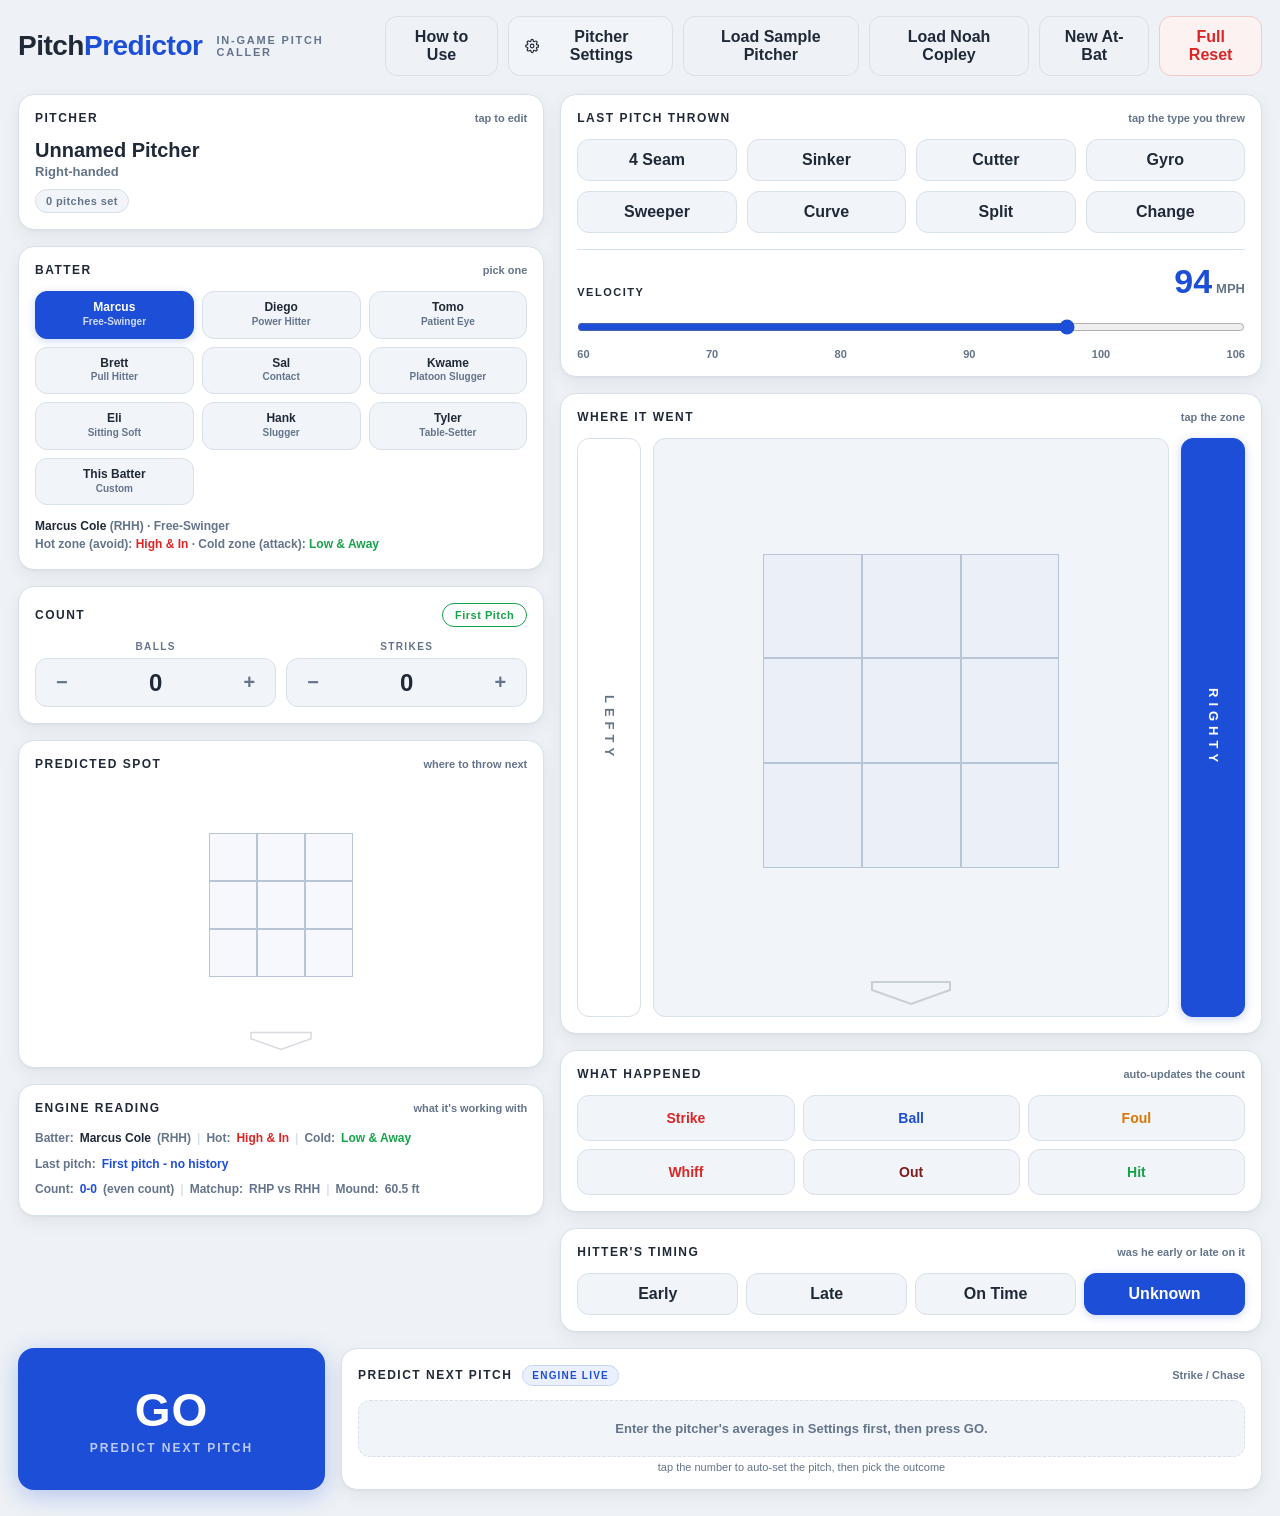
<file: index.html>
<!DOCTYPE html>
<html lang="en">
<head>
<meta charset="utf-8">
<meta name="viewport" content="width=device-width, initial-scale=1, maximum-scale=1, user-scalable=no, viewport-fit=cover">
<meta name="apple-mobile-web-app-capable" content="yes">
<meta name="apple-mobile-web-app-status-bar-style" content="default">
<meta name="theme-color" content="#eef2f6">
<title>Pitch Predictor</title>
<style>
  :root {
    --bg: #eef2f6;
    --panel: #ffffff;
    --panel-2: #f1f5f9;
    --line: #d8e0ea;
    --ink: #1f2937;
    --dim: #64748b;
    --accent: #1d4ed8;
    --accent-ink: #ffffff;
    --accent-soft: #eaf0ff;
    --chase: #d97706;
    --danger: #dc2626;
    --good: #16a34a;
    --radius: 16px;
    --shadow: 0 1px 2px rgba(15,23,42,.04), 0 6px 18px rgba(15,23,42,.06);
    --shadow-sm: 0 1px 2px rgba(15,23,42,.06);
  }
  * { box-sizing: border-box; -webkit-tap-highlight-color: transparent; }
  html, body {
    margin: 0; padding: 0; background: var(--bg); color: var(--ink);
    font-family: ui-rounded, "SF Pro Rounded", -apple-system, BlinkMacSystemFont, "Segoe UI", sans-serif;
    font-weight: 600;
    overscroll-behavior: none;
  }
  body { padding: env(safe-area-inset-top) env(safe-area-inset-right) env(safe-area-inset-bottom) env(safe-area-inset-left); }

  .wrap { max-width: 1400px; margin: 0 auto; padding: 16px 18px 26px; }

  header.bar { display: flex; align-items: center; gap: 14px; margin-bottom: 18px; }
  .logo { font-size: 28px; font-weight: 800; letter-spacing: -0.5px; color: var(--ink); }
  .logo b { color: var(--accent); }
  .subtitle { color: var(--dim); font-size: 11px; letter-spacing: 1.8px; text-transform: uppercase; font-weight: 700; }
  .bar-actions { margin-left: auto; display: flex; gap: 10px; }

  button {
    font: inherit; color: var(--ink); background: var(--panel-2);
    border: 1px solid var(--line); border-radius: 12px;
    padding: 11px 16px; cursor: pointer; transition: background .14s, border-color .14s, transform .06s, box-shadow .14s;
    font-weight: 700;
  }
  button:active { transform: scale(.97); }
  button:hover { border-color: #b8c5d6; }
  button.ghost { background: transparent; }
  button.on { background: var(--accent); color: var(--accent-ink); border-color: var(--accent); box-shadow: 0 2px 8px rgba(29,78,216,.22); }
  button.warn { color: var(--danger); border-color: #f3c9c5; background: #fdf2f2; }

  .grid-main { display: grid; grid-template-columns: minmax(320px, 6fr) minmax(400px, 8fr); gap: 16px; align-items: start; }
  .col { display: flex; flex-direction: column; gap: 16px; }

  .panel { background: var(--panel); border: 1px solid var(--line); border-radius: var(--radius); padding: 16px; box-shadow: var(--shadow); }
  .panel-head { display: flex; align-items: baseline; gap: 10px; margin-bottom: 14px; }
  .panel-title { font-size: 12px; letter-spacing: 1.5px; text-transform: uppercase; color: var(--ink); font-weight: 800; }
  .panel-hint { margin-left: auto; color: var(--dim); font-size: 11px; font-weight: 600; }
  .first-pitch { margin-left: auto; padding: 5px 12px; font-size: 11px; font-weight: 800; letter-spacing: .5px;
    border-radius: 999px; border: 1.5px solid var(--good); color: var(--good); background: transparent; cursor: pointer; }
  .first-pitch:hover { background: var(--good); color: #fff; }
  .sub-head { display: flex; align-items: flex-end; margin: 16px 0 0; padding-top: 14px; border-top: 1px solid var(--line); }
  .sub-head .panel-title { font-size: 11px; }

  /* ---- zone ---- */
  .zone-row { display: flex; gap: 12px; align-items: stretch; }
  .zone-stage { flex: 1; border: 1px solid var(--line); border-radius: 12px; padding: 10px; background: var(--panel-2); }
  .hand-rail {
    width: 64px; border-radius: 12px; border: 1px solid var(--line); background: var(--panel);
    display: flex; align-items: center; justify-content: center; cursor: pointer;
    writing-mode: vertical-rl; text-orientation: mixed; letter-spacing: 5px; font-size: 13px;
    text-transform: uppercase; color: var(--dim); font-weight: 800;
    transition: background .14s, color .14s, border-color .14s, box-shadow .14s;
  }
  .hand-rail:hover { border-color: #b8c5d6; }
  .hand-rail.on { background: var(--accent); color: var(--accent-ink); border-color: var(--accent); box-shadow: 0 2px 10px rgba(29,78,216,.25); }

  .zone-grid { display: grid; grid-template-columns: repeat(5, 1fr); grid-template-rows: repeat(5, 1fr); aspect-ratio: 1 / 1.06; gap: 0; position: relative; touch-action: none; }
  .zcell { border: 1px solid transparent; position: relative; }
  .zcell.inzone { border-color: #b8c5d6; background: rgba(29,78,216,.035); }
  .zone-dot {
    position: absolute; width: 22px; height: 22px; border-radius: 50%;
    background: #eab308; box-shadow: 0 0 0 3px rgba(234,179,8,.22);
    transform: translate(-50%, -50%); pointer-events: none; display: none; z-index: 3;
  }
  .zone-dot.show { display: block; }
  .plate { display: flex; justify-content: center; margin-top: 8px; }
  .plate svg { opacity: .35; }

  /* ---- velo ---- */
  .velo-head { display: flex; align-items: flex-end; }
  .velo-val { margin-left: auto; font-size: 34px; font-weight: 800; color: var(--accent); line-height: 1; transition: transform .15s; }
  .velo-val span { font-size: 13px; color: var(--dim); margin-left: 4px; font-weight: 700; }
  .velo-val.pulse { animation: veloPulse .55s ease-out; }
  @keyframes veloPulse {
    0%   { transform: scale(1);   background: var(--accent-soft); border-radius: 8px; padding: 2px 8px; }
    40%  { transform: scale(1.18); }
    100% { transform: scale(1);   background: transparent; padding: 2px 0; }
  }
  input[type=range] { width: 100%; margin: 12px 0 2px; accent-color: var(--accent); height: 34px; }
  .ticks { display: flex; justify-content: space-between; color: var(--dim); font-size: 11px; }

  /* ---- small panels row ---- */
  .row2 { display: grid; grid-template-columns: 1fr 1fr; gap: 16px; }
  .stepper { display: flex; gap: 10px; }
  .step-grp { flex: 1; text-align: center; }
  .step-lbl { font-size: 10px; letter-spacing: 1.4px; color: var(--dim); text-transform: uppercase; margin-bottom: 6px; font-weight: 800; }
  .step-ctl { display: flex; align-items: center; justify-content: space-between; background: var(--panel-2); border: 1px solid var(--line); border-radius: 12px; padding: 6px 10px; }
  .step-ctl button { background: none; border: none; padding: 6px 10px; font-size: 20px; color: var(--dim); box-shadow: none; }
  .step-ctl button:hover { color: var(--accent); }
  .step-ctl .num { font-size: 24px; font-weight: 800; min-width: 26px; color: var(--ink); }

  .seg { display: flex; gap: 8px; }
  .seg button { flex: 1; }

  /* ---- pitch type buttons ---- */
  .pt-grid { display: grid; grid-template-columns: repeat(4, 1fr); gap: 10px; }
  .pt-grid button { position: relative; }
  .pt-grid button.has-data { border-color: #b8c5d6; color: var(--accent); }
  .pt-grid button.has-data::after {
    content: ""; position: absolute; top: 7px; right: 8px; width: 6px; height: 6px;
    border-radius: 50%; background: var(--accent);
  }
  .pt-grid button.has-data.on { color: var(--accent-ink); }
  .pt-grid button.has-data.on::after { background: var(--accent-ink); opacity: .7; }

  /* ---- batter profile ---- */
  .batter-grid { display: grid; grid-template-columns: repeat(3, 1fr); gap: 8px; }
  .batter-grid button { padding: 9px 6px; font-size: 12px; line-height: 1.15; text-align: center; }
  .batter-grid button .bn { font-weight: 800; display: block; }
  .batter-grid button .ba { font-size: 10px; color: var(--dim); font-weight: 700; }
  .batter-grid button.on .ba { color: var(--accent-ink); opacity: .8; }
  /* ---- custom batter scratch profile ---- */
  .cust-lbl { font-size: 10px; letter-spacing: 1.3px; text-transform: uppercase; color: var(--dim); font-weight: 800; margin: 14px 0 7px; }
  .hot-picker { display: grid; grid-template-columns: repeat(3, 1fr); gap: 6px; }
  .hot-picker button { padding: 9px 4px; font-size: 11px; }
  .note-grid { display: grid; grid-template-columns: repeat(2, 1fr); gap: 6px; }
  .note-grid button { padding: 9px 8px; font-size: 11.5px; text-align: left; }
  .note-grid button.on { background: var(--accent); color: var(--accent-ink); border-color: var(--accent); }

  /* ---- saved batters ---- */
  .cust-memo { width: 100%; padding: 10px 12px; border: 1px solid var(--line); border-radius: 10px;
    background: var(--panel-2); font: inherit; font-size: 12px; font-weight: 600; color: var(--ink);
    resize: vertical; min-height: 60px; font-family: inherit; }
  .cust-memo:focus { outline: none; border-color: var(--accent); background: #fff; }
  .save-row { display: flex; gap: 8px; }
  .save-row input { flex: 1; }
  .save-btn { flex: 0 0 auto; padding: 10px 16px; font-size: 12px; font-weight: 800;
    background: var(--good); color: #fff; border: 1px solid var(--good); border-radius: 10px; cursor: pointer; }
  .save-btn:hover { opacity: .9; }
  .saved-batters { display: flex; flex-wrap: wrap; gap: 6px; margin-top: 10px; }
  .saved-chip { display: flex; align-items: center; gap: 6px; padding: 6px 8px 6px 12px;
    border-radius: 999px; border: 1px solid var(--line); background: var(--panel-2);
    font-size: 12px; font-weight: 700; color: var(--ink); cursor: pointer; }
  .saved-chip:hover { border-color: var(--accent); }
  .saved-chip.on { background: var(--accent); color: var(--accent-ink); border-color: var(--accent); }
  .saved-chip .x { width: 16px; height: 16px; border-radius: 50%; background: rgba(0,0,0,.1);
    display: flex; align-items: center; justify-content: center; font-size: 10px; font-weight: 800;
    border: none; cursor: pointer; color: inherit; opacity: .6; }
  .saved-chip .x:hover { opacity: 1; background: rgba(0,0,0,.2); }
  .saved-chip.on .x { background: rgba(255,255,255,.25); }

  /* ---- result buttons ---- */
  .result-grid { display: grid; grid-template-columns: repeat(3, 1fr); gap: 8px; }
  .result-grid button { padding: 14px 6px; font-size: 14px; font-weight: 800; transition: border-color .12s, transform .06s, box-shadow .12s; }
  .result-grid button[data-r="strike"] { color: var(--danger); }
  .result-grid button[data-r="whiff"] { color: var(--danger); }
  .result-grid button[data-r="ball"] { color: var(--accent); }
  .result-grid button[data-r="foul"] { color: var(--chase); }
  .result-grid button[data-r="out"] { color: #7f1d1d; }
  .result-grid button[data-r="hit"] { color: var(--good); }
  .result-grid button.on { border-width: 2px; box-shadow: 0 2px 12px rgba(15,23,42,.12); }
  .result-grid button.on[data-r="strike"] { background: #fff1f2; border-color: var(--danger); }
  .result-grid button.on[data-r="whiff"] { background: #fff1f2; border-color: var(--danger); }
  .result-grid button.on[data-r="ball"] { background: var(--accent-soft); border-color: var(--accent); }
  .result-grid button.on[data-r="foul"] { background: #fffbeb; border-color: var(--chase); }
  .result-grid button.on[data-r="out"] { background: #fef2f2; border-color: #7f1d1d; }
  .result-grid button.on[data-r="hit"] { background: #ecfdf5; border-color: var(--good); }

  /* count pulse when it changes */
  .num.pulse { animation: numPulse .5s ease-out; }
  @keyframes numPulse {
    0%   { transform: scale(1); color: var(--ink); }
    30%  { transform: scale(1.3); color: var(--accent); }
    100% { transform: scale(1); color: var(--ink); }
  }

  .batter-info { margin-top: 12px; font-size: 12px; color: var(--dim); font-weight: 700; line-height: 1.5; }
  .batter-info b { color: var(--ink); }
  .batter-info .hot { color: var(--danger); font-weight: 800; }
  .batter-info .cold { color: var(--good); font-weight: 800; }

  /* ---- table ---- */
  table { width: 100%; border-collapse: separate; border-spacing: 0 6px; }
  th { font-size: 10px; letter-spacing: 1.3px; color: var(--dim); text-transform: uppercase; text-align: center; font-weight: 800; padding-bottom: 4px; }
  th:first-child { text-align: left; padding-left: 10px; }
  td { background: var(--panel-2); border-top: 1px solid var(--line); border-bottom: 1px solid var(--line); text-align: center; padding: 0; }
  td:first-child { border-left: 1px solid var(--line); border-radius: 11px 0 0 11px; text-align: left; padding-left: 14px; font-size: 14px; }
  td:last-child { border-right: 1px solid var(--line); border-radius: 0 11px 11px 0; }
  tr.filled td:first-child { color: var(--accent); font-weight: 800; }
  tr.empty td:first-child { color: var(--dim); font-weight: 600; }
  tr.selected td { background: var(--accent-soft); border-color: #c7d4f7; }
  tr.selected td:first-child { box-shadow: inset 3px 0 0 var(--accent); }
  td input {
    width: 100%; background: none; border: none; color: var(--ink); font: inherit; text-align: center;
    padding: 13px 4px; font-size: 15px; font-weight: 700;
  }
  td input:focus { outline: none; background: var(--accent-soft); }
  td input::placeholder { color: #b8c5d6; }

  /* ---- recommendations ---- */
  .go-row { display: grid; grid-template-columns: minmax(180px, 3fr) 9fr; gap: 16px; margin-top: 16px; align-items: stretch; }
  #go {
    background: var(--accent); color: var(--accent-ink); border: none; border-radius: var(--radius);
    font-size: 46px; font-weight: 800; letter-spacing: 1px; display: flex; flex-direction: column;
    align-items: center; justify-content: center; gap: 4px;
    box-shadow: 0 6px 24px rgba(29,78,216,.28);
  }
  #go:active { transform: scale(.98); }
  #go small { font-size: 12px; font-weight: 700; letter-spacing: 2px; text-transform: uppercase; opacity: .7; }
  .badge { font-size: 10px; letter-spacing: 1.2px; padding: 4px 9px; border-radius: 999px; text-transform: uppercase; font-weight: 800; }
  .badge.demo { background: #fff4e0; color: var(--chase); border: 1px solid #f4d9a8; }
  .rec-list { display: flex; flex-direction: column; gap: 8px; }
  .rec-hint { font-size: 11px; color: var(--dim); text-align: center; padding: 4px 0 0; font-weight: 500; }
  .context-summary { font-size: 12px; font-weight: 600; color: var(--dim); line-height: 1.6; }
  .context-summary .cs-row { display: flex; gap: 6px; flex-wrap: wrap; }
  .context-summary .cs-row + .cs-row { margin-top: 6px; }
  .context-summary .cs-lbl { color: var(--dim); font-weight: 700; }
  .context-summary .cs-val { color: var(--ink); font-weight: 800; }
  .context-summary .cs-val.accent { color: var(--accent); }
  .context-summary .cs-val.danger { color: var(--danger); }
  .context-summary .cs-val.good { color: var(--good); }
  .context-summary .cs-sep { color: var(--line); }
  .rec {
    display: grid; grid-template-columns: 34px minmax(96px, 2fr) 3fr auto auto; align-items: center; gap: 12px;
    background: var(--panel-2); border: 1px solid var(--line); border-radius: 12px; padding: 12px 14px;
    cursor: pointer; transition: border-color .12s, box-shadow .12s;
  }
  .rec:hover { border-color: #b8c5d6; }
  .rec.open { border-color: var(--accent); box-shadow: 0 2px 12px rgba(29,78,216,.1); }
  .rec .rank { width: 26px; height: 26px; border-radius: 50%; border: 1px solid var(--line); display: flex; align-items: center; justify-content: center; font-size: 13px; color: var(--dim); background: var(--panel); cursor: pointer; transition: transform .1s, background .15s; flex-shrink: 0; font-family: inherit; padding: 0; }
  .rec .rank:hover { background: var(--accent-soft); border-color: var(--accent); color: var(--accent); transform: scale(1.15); }
  .rec .rank:active { transform: scale(0.95); }
  .rec.top .rank { border-color: var(--accent); color: var(--accent); background: var(--accent-soft); }
  .rec .type { font-size: 17px; font-weight: 800; }
  .rec .loc { color: var(--ink); font-size: 15px; }
  .rec .why { font-size: 10px; color: var(--dim); font-weight: 700; letter-spacing: .5px; opacity: 0; transition: opacity .12s; }
  .rec:hover .why { opacity: 1; }
  .rec.open .why { opacity: 1; color: var(--accent); }
  .tag { font-size: 11px; letter-spacing: 1.1px; font-weight: 800; padding: 5px 12px; border-radius: 999px; }
  .tag.strike { background: var(--accent-soft); color: var(--accent); border: 1px solid #c7d4f7; }
  .tag.chase { background: #fff4e0; color: var(--chase); border: 1px solid #f4d9a8; }
  .rec-detail { display: none; padding: 0 14px 14px 60px; }
  .rec.open + .rec-detail { display: block; }
  .rec-detail ul { margin: 0; padding-left: 18px; }
  .rec-detail li { font-size: 12px; font-weight: 600; color: var(--ink); line-height: 1.7; list-style: disc; }
  .rec-detail li .pos { color: var(--good); font-weight: 800; }
  .rec-detail li .neg { color: var(--danger); font-weight: 800; }
  .rec-detail .what { margin-top: 8px; font-size: 12px; font-weight: 700; color: var(--dim); line-height: 1.5; }
  .rec-detail .throw-btn { display: block; margin: 8px 0 10px; padding: 6px 16px; border: 1px solid var(--accent); background: var(--accent-soft); color: var(--accent); border-radius: 8px; font-size: 12px; font-weight: 700; cursor: pointer; font-family: inherit; transition: transform .1s; }
  .rec-detail .throw-btn:hover { transform: scale(1.03); }
  .rec-detail .throw-btn:active { transform: scale(0.97); }
  .rec-empty { color: var(--dim); font-size: 13px; padding: 20px; text-align: center; border: 1px dashed var(--line); border-radius: 12px; background: var(--panel-2); }
  .badge.live { background: var(--accent-soft); color: var(--accent); border: 1px solid #c7d4f7; }

  /* ---- output maps ---- */
  .maps-row { display: grid; grid-template-columns: 1fr 1fr; gap: 16px; margin-top: 16px; }
  .col .maps-row { margin-top: 0; }
  .mini-grid { display: grid; grid-template-columns: repeat(5, 1fr); grid-template-rows: repeat(5, 1fr); aspect-ratio: 1 / 1; max-width: 240px; margin: 4px auto 0; gap: 0; position: relative; }
  .mini-cell { border: 1px solid transparent; position: relative; }
  .mini-cell.inzone { border-color: #b8c5d6; background: rgba(29,78,216,.04); }
  .map-dots { position: absolute; inset: 0; pointer-events: none; z-index: 3; }
  .map-dot {
    position: absolute; width: 26px; height: 26px; border-radius: 50%;
    display: flex; align-items: center; justify-content: center; font-size: 13px; font-weight: 800; color: #fff;
    transform: translate(-50%, -50%);
  }
  .map-dot.last { background: #eab308; box-shadow: 0 0 0 3px rgba(234,179,8,.22); }
  .map-dot.strike { background: var(--accent); box-shadow: 0 0 0 3px rgba(29,78,216,.18); }
  .map-dot.chase { background: var(--chase); box-shadow: 0 0 0 3px rgba(217,119,6,.18); }
  .mini-plate { display: flex; justify-content: center; margin-top: 6px; }
  .mini-plate svg { opacity: .3; }

  /* ---- pitcher summary card ---- */
  .pitcher-card { cursor: pointer; }
  .pitcher-card:hover { border-color: #b8c5d6; }
  .pitcher-name { font-size: 20px; font-weight: 800; color: var(--ink); }
  .pitcher-sub { color: var(--dim); font-size: 13px; font-weight: 700; margin-top: 2px; }
  .pitcher-meta { margin-top: 10px; display: flex; gap: 8px; flex-wrap: wrap; }
  .chip { font-size: 11px; font-weight: 800; letter-spacing: .4px; padding: 5px 10px; border-radius: 999px; background: var(--panel-2); border: 1px solid var(--line); color: var(--dim); }
  .chip.set { background: var(--accent-soft); border-color: #c7d4f7; color: var(--accent); }
  .gear-btn { display: inline-flex; align-items: center; gap: 8px; }
  .gear-btn svg { width: 16px; height: 16px; }

  /* ---- settings modal ---- */
  .modal-overlay {
    position: fixed; inset: 0; z-index: 60; background: rgba(15,23,42,.45);
    display: flex; align-items: flex-start; justify-content: center;
    padding: 40px 16px; overflow-y: auto; -webkit-backdrop-filter: blur(3px); backdrop-filter: blur(3px);
  }
  .modal-overlay[hidden] { display: none; }
  .modal {
    background: var(--panel); border: 1px solid var(--line); border-radius: var(--radius);
    box-shadow: 0 24px 70px rgba(15,23,42,.28); width: 100%; max-width: 580px; padding: 20px 20px 18px;
  }
  .modal-head { display: flex; align-items: center; gap: 10px; margin-bottom: 16px; }
  .modal-head .gear { color: var(--accent); display: flex; }
  .modal-head .gear svg { width: 20px; height: 20px; }
  .modal-title { font-size: 15px; font-weight: 800; letter-spacing: .3px; color: var(--ink); }
  .modal-x { margin-left: auto; padding: 6px 12px; }
  .field { margin-bottom: 16px; }
  .field > label { display: block; font-size: 10px; letter-spacing: 1.4px; text-transform: uppercase; color: var(--dim); font-weight: 800; margin-bottom: 6px; }
  .field input.text {
    width: 100%; padding: 12px 14px; border: 1px solid var(--line); border-radius: 12px;
    background: var(--panel-2); font: inherit; font-weight: 700; color: var(--ink);
  }
  .field input.text:focus { outline: none; border-color: var(--accent); background: #fff; }
  .num-row { display: grid; grid-template-columns: 1fr 1fr; gap: 12px; }
  .num-field span { display: block; font-size: 10px; letter-spacing: 1.2px; text-transform: uppercase; color: var(--dim); font-weight: 800; margin-bottom: 6px; }
  .field-note { margin-top: 8px; font-size: 12px; font-weight: 700; color: var(--dim); line-height: 1.5; }
  .field-note b { color: var(--ink); }
  #closeSettings { width: 100%; background: var(--accent); color: var(--accent-ink); border-color: var(--accent); font-size: 15px; padding: 14px; box-shadow: 0 4px 14px rgba(29,78,216,.22); }
  #closeTutorial { width: 100%; background: var(--accent); color: var(--accent-ink); border-color: var(--accent); font-size: 15px; padding: 14px; box-shadow: 0 4px 14px rgba(29,78,216,.22); margin-top: 4px; }

  /* ---- tutorial ---- */
  .tut-step { display: flex; gap: 14px; margin-bottom: 16px; }
  .tut-num { flex: 0 0 28px; width: 28px; height: 28px; border-radius: 50%;
    background: var(--accent); color: var(--accent-ink); display: flex;
    align-items: center; justify-content: center; font-size: 13px; font-weight: 800; }
  .tut-body { font-size: 13px; font-weight: 600; color: var(--ink); line-height: 1.6; }
  .tut-body b { font-weight: 800; }
  .tut-note { font-size: 12px; font-weight: 600; color: var(--dim); line-height: 1.6;
    background: var(--panel-2); border: 1px solid var(--line); border-radius: 10px;
    padding: 12px 14px; margin-bottom: 16px; }

  @media (max-width: 900px) {
    .grid-main, .go-row, .row2, .maps-row { grid-template-columns: 1fr; }
    #go { padding: 22px; font-size: 38px; }
    .modal-overlay { padding: 20px 12px; }
  }
</style>
</head>
<body>
<div class="wrap">

  <header class="bar">
    <div class="logo">Pitch<b>Predictor</b></div>
    <div class="subtitle">In-Game Pitch Caller</div>
    <div class="bar-actions">
      <button class="ghost" id="openTutorial">How to Use</button>
      <button class="gear-btn" id="openSettings"><svg viewBox="0 0 24 24" fill="none" stroke="currentColor" stroke-width="2" stroke-linecap="round" stroke-linejoin="round"><circle cx="12" cy="12" r="3"/><path d="M19.4 15a1.65 1.65 0 0 0 .33 1.82l.06.06a2 2 0 1 1-2.83 2.83l-.06-.06a1.65 1.65 0 0 0-1.82-.33 1.65 1.65 0 0 0-1 1.51V21a2 2 0 0 1-4 0v-.09A1.65 1.65 0 0 0 9 19.4a1.65 1.65 0 0 0-1.82.33l-.06.06a2 2 0 1 1-2.83-2.83l.06-.06a1.65 1.65 0 0 0 .33-1.82 1.65 1.65 0 0 0-1.51-1H3a2 2 0 0 1 0-4h.09A1.65 1.65 0 0 0 4.6 9a1.65 1.65 0 0 0-.33-1.82l-.06-.06a2 2 0 1 1 2.83-2.83l.06.06a1.65 1.65 0 0 0 1.82.33H9a1.65 1.65 0 0 0 1-1.51V3a2 2 0 0 1 4 0v.09a1.65 1.65 0 0 0 1 1.51 1.65 1.65 0 0 0 1.82-.33l.06-.06a2 2 0 1 1 2.83 2.83l-.06.06a1.65 1.65 0 0 0-.33 1.82V9a1.65 1.65 0 0 0 1.51 1H21a2 2 0 0 1 0 4h-.09a1.65 1.65 0 0 0-1.51 1z"/></svg>Pitcher Settings</button>
      <button class="ghost" id="loadSample">Load Sample Pitcher</button>
      <button class="ghost" id="loadSample2">Load Noah Copley</button>
      <button class="ghost" id="newAtBat">New At-Bat</button>
      <button class="warn" id="fullReset">Full Reset</button>
    </div>
  </header>

  <div class="grid-main">
    <!-- LEFT COLUMN: the situation -->
    <div class="col">
      <section class="panel pitcher-card" id="pitcherCard">
        <div class="panel-head">
          <div class="panel-title">Pitcher</div>
          <div class="panel-hint">tap to edit</div>
        </div>
        <div class="pitcher-name" id="pitcherNameDisp">Unnamed Pitcher</div>
        <div class="pitcher-sub" id="pitcherHandDisp">Right-handed</div>
        <div class="pitcher-meta"><span class="chip" id="arsenalChip">0 pitches set</span></div>
      </section>

      <section class="panel" id="stepBatter">
        <div class="panel-head">
          <div class="panel-title">Batter</div>
          <div class="panel-hint">pick one</div>
        </div>
        <div class="batter-grid" id="batterGrid"></div>
        <div class="batter-info" id="batterInfo">Select a batter</div>

        <div class="custom-box" id="customBox" hidden>
          <div class="sub-head"><div class="panel-title">Custom Batter</div>
            <div class="panel-hint">clears on New At-Bat</div></div>

          <div class="cust-lbl">Bats</div>
          <div class="seg" id="custHand">
            <button data-hand="L">Lefty</button>
            <button data-hand="R" class="on">Righty</button>
          </div>

          <div class="cust-lbl">Where he does damage</div>
          <div class="hot-picker" id="hotPicker"></div>

          <div class="cust-lbl">Scouting notes &middot; each one changes the math</div>
          <div class="note-grid" id="noteGrid"></div>

          <div class="cust-lbl">Notes</div>
          <textarea class="cust-memo" id="custMemo" placeholder="Free-text notes on this batter. Not scored, just for you." rows="3"></textarea>

          <div class="cust-lbl">Save this batter for next time</div>
          <div class="save-row">
            <input class="text" type="text" id="saveName" placeholder="Batter name" autocomplete="off">
            <button class="save-btn" id="saveBatterBtn">Save</button>
          </div>
          <div class="saved-batters" id="savedBatters"></div>
        </div>
      </section>

      <section class="panel">
        <div class="panel-head">
          <div class="panel-title">Count</div>
          <button class="first-pitch" id="firstPitchBtn">First Pitch</button>
        </div>
        <div class="stepper">
          <div class="step-grp">
            <div class="step-lbl">Balls</div>
            <div class="step-ctl"><button data-c="balls" data-d="-1">&minus;</button><div class="num" id="balls">0</div><button data-c="balls" data-d="1">+</button></div>
          </div>
          <div class="step-grp">
            <div class="step-lbl">Strikes</div>
            <div class="step-ctl"><button data-c="strikes" data-d="-1">&minus;</button><div class="num" id="strikes">0</div><button data-c="strikes" data-d="1">+</button></div>
          </div>
        </div>
      </section>

      <section class="panel">
        <div class="panel-head">
          <div class="panel-title">Predicted Spot</div>
          <div class="panel-hint">where to throw next</div>
        </div>
        <div class="mini-grid" id="mapNext"></div>
        <div class="mini-plate"><svg width="70" height="20" viewBox="0 0 90 26"><path d="M6 2 H84 L84 10 L45 24 L6 10 Z" fill="none" stroke="#7c8b99" stroke-width="2"/></svg></div>
      </section>

      <section class="panel">
        <div class="panel-head">
          <div class="panel-title">Engine Reading</div>
          <div class="panel-hint">what it's working with</div>
        </div>
        <div class="context-summary" id="contextSummary"></div>
      </section>
    </div>

    <!-- RIGHT COLUMN: what just happened on the last pitch -->
    <div class="col">
      <section class="panel">
        <div class="panel-head">
          <div class="panel-title">Last Pitch Thrown</div>
          <div class="panel-hint">tap the type you threw</div>
        </div>
        <div class="pt-grid" id="ptGrid"></div>
        <div class="sub-head">
          <div class="panel-title">Velocity</div>
          <div class="velo-val" id="veloVal">94<span>MPH</span></div>
        </div>
        <input type="range" id="velo" min="60" max="106" step="1" value="94">
        <div class="ticks"><span>60</span><span>70</span><span>80</span><span>90</span><span>100</span><span>106</span></div>
      </section>

      <section class="panel">
        <div class="panel-head">
          <div class="panel-title">Where It Went</div>
          <div class="panel-hint">tap the zone</div>
        </div>
        <div class="zone-row">
          <div class="hand-rail" id="battLeft" data-hand="L">Lefty</div>
          <div class="zone-stage">
            <div class="zone-grid" id="zoneGrid"></div>
            <div class="plate">
              <svg width="90" height="26" viewBox="0 0 90 26"><path d="M6 2 H84 L84 10 L45 24 L6 10 Z" fill="none" stroke="#7c8b99" stroke-width="2"/></svg>
            </div>
          </div>
          <div class="hand-rail" id="battRight" data-hand="R">Righty</div>
        </div>
      </section>

      <section class="panel">
        <div class="panel-head">
          <div class="panel-title">What Happened</div>
          <div class="panel-hint">auto-updates the count</div>
        </div>
        <div class="result-grid" id="resultGrid">
          <button data-r="strike">Strike</button>
          <button data-r="ball">Ball</button>
          <button data-r="foul">Foul</button>
          <button data-r="whiff">Whiff</button>
          <button data-r="out">Out</button>
          <button data-r="hit">Hit</button>
        </div>
      </section>

      <section class="panel">
        <div class="panel-head">
          <div class="panel-title">Hitter's Timing</div>
          <div class="panel-hint">was he early or late on it</div>
        </div>
        <div class="seg" id="timing">
          <button data-t="early">Early</button>
          <button data-t="late">Late</button>
          <button data-t="ontime">On Time</button>
          <button data-t="unknown" class="on">Unknown</button>
        </div>
      </section>

    </div>
  </div>

  <div class="go-row">
    <button id="go">GO<small>predict next pitch</small></button>
    <section class="panel">
      <div class="panel-head">
        <div class="panel-title">Predict Next Pitch</div>
        <span class="badge demo" id="engineBadge">Awaiting Spec</span>
        <div class="panel-hint">Strike / Chase</div>
      </div>
      <div class="rec-list" id="recList">
        <div class="rec-empty">Set up your pitcher, pick a batter, then press GO.</div>
      </div>
      <div class="rec-hint">tap the number to auto-set the pitch, then pick the outcome</div>
    </section>
  </div>

</div>

<div class="modal-overlay" id="settingsModal" hidden>
  <div class="modal" role="dialog" aria-modal="true" aria-label="Pitcher Settings">
    <div class="modal-head">
      <span class="gear"><svg viewBox="0 0 24 24" fill="none" stroke="currentColor" stroke-width="2" stroke-linecap="round" stroke-linejoin="round"><circle cx="12" cy="12" r="3"/><path d="M19.4 15a1.65 1.65 0 0 0 .33 1.82l.06.06a2 2 0 1 1-2.83 2.83l-.06-.06a1.65 1.65 0 0 0-1.82-.33 1.65 1.65 0 0 0-1 1.51V21a2 2 0 0 1-4 0v-.09A1.65 1.65 0 0 0 9 19.4a1.65 1.65 0 0 0-1.82.33l-.06.06a2 2 0 1 1-2.83-2.83l.06-.06a1.65 1.65 0 0 0 .33-1.82 1.65 1.65 0 0 0-1.51-1H3a2 2 0 0 1 0-4h.09A1.65 1.65 0 0 0 4.6 9a1.65 1.65 0 0 0-.33-1.82l-.06-.06a2 2 0 1 1 2.83-2.83l.06.06a1.65 1.65 0 0 0 1.82.33H9a1.65 1.65 0 0 0 1-1.51V3a2 2 0 0 1 4 0v.09a1.65 1.65 0 0 0 1 1.51 1.65 1.65 0 0 0 1.82-.33l.06-.06a2 2 0 1 1 2.83 2.83l-.06.06a1.65 1.65 0 0 0-.33 1.82V9a1.65 1.65 0 0 0 1.51 1H21a2 2 0 0 1 0 4h-.09a1.65 1.65 0 0 0-1.51 1z"/></svg></span>
      <div class="modal-title">Pitcher Settings</div>
      <button class="ghost modal-x" id="settingsX">Close</button>
    </div>

    <div class="field">
      <label for="pitcherName">Pitcher Name</label>
      <input class="text" type="text" id="pitcherName" placeholder="e.g. John Doe" autocomplete="off">
    </div>

    <div class="field">
      <label>Pitcher Handedness</label>
      <div class="seg" id="pitchHand">
        <button data-hand="L">Left</button>
        <button data-hand="R" class="on">Right</button>
      </div>
    </div>

    <div class="field">
      <label>Mound Distance &middot; feet to the plate</label>
      <div class="seg" id="moundSeg">
        <button data-d="46">46</button>
        <button data-d="50">50</button>
        <button data-d="54">54</button>
        <button data-d="60.5" class="on">60.5</button>
      </div>
    </div>

    <div class="field">
      <label>Release Geometry &middot; drives the flight-time math</label>
      <div class="num-row">
        <div class="num-field">
          <span>Extension (ft)</span>
          <input class="text" type="number" id="extIn" min="3" max="8" step="0.1" value="6.0" inputmode="decimal">
        </div>
        <div class="num-field">
          <span>Release Height (ft)</span>
          <input class="text" type="number" id="relHIn" min="3" max="8" step="0.1" value="6.0" inputmode="decimal">
        </div>
      </div>
      <div class="field-note" id="physNote"></div>
    </div>

    <div class="field">
      <label>Average Movements &middot; set pregame</label>
      <table>
        <thead>
          <tr><th>Pitch</th><th>Velo</th><th>Vert</th><th>Horz</th></tr>
        </thead>
        <tbody id="avgBody"></tbody>
      </table>
    </div>

    <button id="closeSettings">Close Settings</button>
  </div>
</div>

<div class="modal-overlay" id="tutorialModal" hidden>
  <div class="modal" role="dialog" aria-modal="true" aria-label="How to Use">
    <div class="modal-head">
      <div class="modal-title">How to Use Pitch Predictor</div>
      <button class="ghost modal-x" id="tutorialX">Close</button>
    </div>

    <div class="tut-step">
      <div class="tut-num">1</div>
      <div class="tut-body">
        <b>Set up your pitcher.</b> Tap the Pitcher card or the gear button to open Settings.
        Enter your pitcher's name, handedness, mound distance, and release height/extension.
        Then fill in the averages table: Velo, Vert (IVB), and Horz for each pitch he throws.
        Or press <b>Load Sample Pitcher</b> to see how it works.
      </div>
    </div>

    <div class="tut-step">
      <div class="tut-num">2</div>
      <div class="tut-body">
        <b>Pick the batter.</b> Tap one of the 9 preset batters, or choose <b>Custom</b>
        to build a profile from scratch. For a custom batter, set his handedness,
        tap where he does damage (the hot zone picker), toggle any scouting notes
        that apply, and write a memo. Press <b>Save</b> to store him for next time,
        then click his chip to reload him instantly when he's up again.
      </div>
    </div>

    <div class="tut-step">
      <div class="tut-num">3</div>
      <div class="tut-body">
        <b>Set the count.</b> Use the + and &minus; buttons for Balls and Strikes.
        Or just use the <b>What Happened</b> buttons (Strike, Ball, Foul, Whiff, Out, Hit)
        after each pitch, they update the count for you. Press <b>First Pitch</b>
        to jump to 0-0 and get an opening call driven by the batter's profile.
      </div>
    </div>

    <div class="tut-step">
      <div class="tut-num">4</div>
      <div class="tut-body">
        <b>Mark the pitch you just threw.</b> Tap the pitch type, set the velocity slider,
        and tap the zone grid to show where it went. Then set the hitter's timing
        (Early, Late, On Time, or Unknown). The engine uses all of this to pick
        what to throw next.
      </div>
    </div>

    <div class="tut-step">
      <div class="tut-num">5</div>
      <div class="tut-body">
        <b>Press GO.</b> The engine ranks your top 5 pitches by score, with the
        location and whether it's a Strike or Chase pitch. The <b>Predicted Spot</b>
        map shows numbered dots where each pitch should go.
        <b>Tap any recommendation</b> to see why it ranked there, every scoring
        factor and point value, plus what the pitch is designed to do.
      </div>
    </div>

    <div class="tut-step">
      <div class="tut-num">6</div>
      <div class="tut-body">
        <b>Check the Engine Reading.</b> The panel below the Predicted Spot map
        shows everything the engine is working with: the batter's profile, the
        last pitch data (including flight time and perceived velocity from the
        physics engine), and the current matchup.
      </div>
    </div>

    <div class="tut-note">
      The engine is a deterministic calculator, not an AI. It uses real ball-flight
      physics (flight time, commit-point tunneling, vertical approach angle,
      perceived velocity) plus your inputs to score every pitch. Same inputs
      always give the same recommendation.
    </div>

    <button id="closeTutorial">Got it</button>
  </div>
</div>

<script>
"use strict";

const PITCH_TYPES = ["4 Seam", "Sinker", "Cutter", "Gyro", "Sweeper", "Curve", "Split", "Change"];

/* 9 preset batter profiles (same archetypes as the Pitch Predictor Sim).
   hot = the batter's power zone in {vertical, horizontal} from the batter's
   perspective. The engine avoids pitching there and attacks the opposite. */
const BATTERS = [
  { name: "Marcus Cole",   hand: "R", arch: "Free-Swinger",  hot: { v: "high", h: "close" } },
  { name: "Diego Reyes",   hand: "R", arch: "Power Hitter",  hot: { v: "mid",  h: "close" } },
  { name: "Tomo Nakamura", hand: "L", arch: "Patient Eye",   hot: { v: "mid",  h: "mid"   } },
  { name: "Brett Hogan",   hand: "R", arch: "Pull Hitter",   hot: { v: "high", h: "close" } },
  { name: "Sal Martinez",  hand: "L", arch: "Contact",       hot: { v: "mid",  h: "mid"   } },
  { name: "Kwame Adeyemi", hand: "R", arch: "Platoon Slugger", hot: { v: "mid",  h: "far"  } },
  { name: "Eli Brooks",    hand: "L", arch: "Sitting Soft",  hot: { v: "low",  h: "far"   } },
  { name: "Hank Olson",    hand: "R", arch: "Slugger",       hot: { v: "mid",  h: "close" } },
  { name: "Tyler Quinn",   hand: "L", arch: "Table-Setter",  hot: { v: "low",  h: "far"   } },
];
/* The blank slot: a scratch profile you fill in for the hitter standing there.
   Every toggle below is read by the engine, so nothing here is decoration. */
const CUSTOM_IDX = BATTERS.length;
const BATTER_NOTES = [
  { id: "chaseHigh",    label: "Chases high" },
  { id: "chaseLow",     label: "Chases low" },
  { id: "chaseAway",    label: "Chases away" },
  { id: "chaseIn",      label: "Chases inside" },
  { id: "lateVelo",     label: "Late on velo" },
  { id: "outFront",     label: "Out front / early" },
  { id: "sitsFastball", label: "Sitting fastball" },
  { id: "sitsSoft",     label: "Sitting soft" },
  { id: "weakBreaking", label: "Weak vs breaking" },
  { id: "pullHappy",    label: "Pull happy" },
  { id: "patient",      label: "Patient on 0-0" },
  { id: "firstSwing",   label: "Hacks at pitch 1" },
];
function blankCustom() {
  const notes = {};
  BATTER_NOTES.forEach(n => { notes[n.id] = false; });
  return { name: "This Batter", hand: "R", arch: "Custom", hot: { v: "mid", h: "mid" }, notes, memo: "", tendencies: {} };
}
function activeBatter() {
  if (state.batterIdx === CUSTOM_IDX) return state.custom;
  const b = BATTERS[state.batterIdx] || null;
  if (b && state.presetTendencies[state.batterIdx]) {
    return Object.assign({}, b, { tendencies: state.presetTendencies[state.batterIdx] });
  }
  return b;
}

function oppZone(z) {
  if (z === "high") return "low";
  if (z === "low") return "high";
  if (z === "close") return "far";
  if (z === "far") return "close";
  return "mid";
}
function zoneLabel(v, h) {
  const V = { high: "High", mid: "Mid", low: "Low" }[v];
  const H = { close: "In", mid: "Middle", far: "Away" }[h];
  if (v === "mid" && h === "mid") return "Middle-Middle";
  if (h === "mid") return V;
  if (v === "mid") return H;
  return V + " & " + H;
}

const state = {
  batterHand: "R",
  pitcherHand: "R",
  pitcherName: "",
  batterIdx: 0,
  timing: "unknown",
  lastPitchType: null,
  velo: 94,
  balls: 0,
  strikes: 0,
  lastLoc: null,            // {x, y} on the 5x5 grid in fractional cell units (0..5), free placement
  averages: {},             // pitchType -> {velo, vert, horz}
  mound: 60.5,              // ft from the rubber to the front of the plate
  ext: 6.0,                 // release extension in ft toward the plate
  relH: 6.0,                // release height in ft
  custom: null,             // blank per-batter profile, cleared on New At-Bat
  savedBatters: [],          // user-saved batter profiles, persist across sessions
  pitchHistory: [],          // [{type, velo, loc, result, timing}] for current at-bat
  lastResult: null,          // result of the most recent pitch: strike/ball/foul/whiff/out/hit
  presetTendencies: {},      // auto-learned tendencies for preset batters: {batterIdx: {noteId: evidenceCount}}
  recommendations: []
};

PITCH_TYPES.forEach(p => { state.averages[p] = { velo: null, vert: null, horz: null }; });

/* ---------------- persistence ---------------- */
const STORE_KEY = "pitchcall.v1";
function save() {
  try {
    localStorage.setItem(STORE_KEY, JSON.stringify({
      averages: state.averages, pitcherHand: state.pitcherHand, batterHand: state.batterHand,
      pitcherName: state.pitcherName, batterIdx: state.batterIdx,
      mound: state.mound, ext: state.ext, relH: state.relH,
      savedBatters: state.savedBatters,
      presetTendencies: state.presetTendencies
    }));
  } catch (e) { /* private browsing */ }
}
function load() {
  try {
    const raw = localStorage.getItem(STORE_KEY);
    if (!raw) return;
    const d = JSON.parse(raw);
    if (d.averages) Object.keys(state.averages).forEach(k => { if (d.averages[k]) state.averages[k] = d.averages[k]; });
    if (d.pitcherHand) state.pitcherHand = d.pitcherHand;
    if (d.batterHand) state.batterHand = d.batterHand;
    if (typeof d.pitcherName === "string") state.pitcherName = d.pitcherName;
    if (typeof d.batterIdx === "number" && d.batterIdx >= 0 && d.batterIdx <= BATTERS.length) state.batterIdx = d.batterIdx;
    if (typeof d.mound === "number" && d.mound >= 30 && d.mound <= 70) state.mound = d.mound;
    if (typeof d.ext === "number" && d.ext >= 2 && d.ext <= 9) state.ext = d.ext;
    if (typeof d.relH === "number" && d.relH >= 2 && d.relH <= 9) state.relH = d.relH;
    if (Array.isArray(d.savedBatters)) state.savedBatters = d.savedBatters;
    if (d.presetTendencies && typeof d.presetTendencies === "object") state.presetTendencies = d.presetTendencies;
  } catch (e) { /* corrupt */ }
}

/* ---------------- zone grid ----------------
   5x5 grid. Inner 3x3 (cols/rows 1..3) is the rulebook strike zone.
   The outer ring is the chase/shadow region off the plate.
   Column index increases left-to-right from the catcher's view.
-------------------------------------------- */
const zoneGrid = document.getElementById("zoneGrid");
for (let row = 0; row < 5; row++) {
  for (let col = 0; col < 5; col++) {
    const cell = document.createElement("div");
    cell.className = "zcell" + (row >= 1 && row <= 3 && col >= 1 && col <= 3 ? " inzone" : "");
    zoneGrid.appendChild(cell);
  }
}
const zoneDot = document.createElement("div");
zoneDot.className = "zone-dot";
zoneGrid.appendChild(zoneDot);

function clamp(v, a, b) { return Math.max(a, Math.min(b, v)); }
function setLocFromEvent(e) {
  const rect = zoneGrid.getBoundingClientRect();
  const x = clamp((e.clientX - rect.left) / rect.width * 5, 0, 5);
  const y = clamp((e.clientY - rect.top) / rect.height * 5, 0, 5);
  state.lastLoc = { x, y };
  renderZone();
}
let dragging = false;
zoneGrid.addEventListener("pointerdown", e => {
  dragging = true; try { zoneGrid.setPointerCapture(e.pointerId); } catch (err) {}
  setLocFromEvent(e);
});
zoneGrid.addEventListener("pointermove", e => { if (dragging) setLocFromEvent(e); });
zoneGrid.addEventListener("pointerup", () => { dragging = false; });
zoneGrid.addEventListener("pointercancel", () => { dragging = false; });

function renderZone() {
  if (state.lastLoc) {
    zoneDot.classList.add("show");
    zoneDot.style.left = (state.lastLoc.x / 5 * 100) + "%";
    zoneDot.style.top = (state.lastLoc.y / 5 * 100) + "%";
  } else {
    zoneDot.classList.remove("show");
  }
  
}

/* ---------------- pitch type buttons ---------------- */
const ptGrid = document.getElementById("ptGrid");
PITCH_TYPES.forEach(p => {
  const b = document.createElement("button");
  b.textContent = p;
  b.dataset.pt = p;
  b.addEventListener("click", () => {
    state.lastPitchType = p;
    const avgVelo = state.averages[p] && state.averages[p].velo;
    if (avgVelo != null && !Number.isNaN(avgVelo)) setVelo(avgVelo, { fromAvg: true });
    renderPitchTypes();
  });
  ptGrid.appendChild(b);
});
function renderPitchTypes() {
  [...ptGrid.children].forEach(b => {
    b.classList.toggle("on", b.dataset.pt === state.lastPitchType);
    const a = state.averages[b.dataset.pt];
    b.classList.toggle("has-data", a && a.velo != null);
  });
  // highlight the selected pitch's row in the averages table
  [...avgBody.children].forEach(tr => {
    tr.classList.toggle("selected", tr.dataset.pitch === state.lastPitchType);
  });
  
}

/* ---------------- batter profile ---------------- */
const batterGrid = document.getElementById("batterGrid");
const batterInfo = document.getElementById("batterInfo");
BATTERS.forEach((b, i) => {
  const btn = document.createElement("button");
  btn.dataset.bi = i;
  btn.innerHTML = '<span class="bn"></span><span class="ba"></span>';
  btn.querySelector(".bn").textContent = b.name.split(" ")[0];
  btn.querySelector(".ba").textContent = b.arch;
  btn.addEventListener("click", () => {
    state.batterIdx = i;
    state.batterHand = b.hand;           // sync the matchup hand to the preset batter
    renderBatterGrid();
    renderBatterHand();
    renderBatterInfo();
    save();
  });
  batterGrid.appendChild(btn);
});
const customBtn = document.createElement("button");
customBtn.dataset.bi = CUSTOM_IDX;
customBtn.innerHTML = '<span class="bn">This Batter</span><span class="ba">Custom</span>';
customBtn.addEventListener("click", () => {
  state.batterIdx = CUSTOM_IDX;
  if (!state.custom) state.custom = blankCustom();
  state.batterHand = state.custom.hand;
  renderBatterGrid();
  renderBatterHand();
  renderBatterInfo();
  save();
});
batterGrid.appendChild(customBtn);
function renderBatterGrid() {
  [...batterGrid.children].forEach(b => b.classList.toggle("on", +b.dataset.bi === state.batterIdx));
}

/* ---------------- custom batter scratch profile ---------------- */
const customBox = document.getElementById("customBox");
const hotPicker = document.getElementById("hotPicker");
const noteGrid = document.getElementById("noteGrid");
const custHand = document.getElementById("custHand");
const HOT_OPTIONS = [];
["high", "mid", "low"].forEach(v => ["close", "mid", "far"].forEach(h => HOT_OPTIONS.push({ v, h })));
HOT_OPTIONS.forEach(opt => {
  const btn = document.createElement("button");
  btn.textContent = zoneLabel(opt.v, opt.h);
  btn.dataset.v = opt.v;
  btn.dataset.h = opt.h;
  btn.addEventListener("click", () => {
    if (!state.custom) state.custom = blankCustom();
    state.custom.hot = { v: opt.v, h: opt.h };
    renderCustomBox();
    renderBatterInfo();
  });
  hotPicker.appendChild(btn);
});
BATTER_NOTES.forEach(n => {
  const btn = document.createElement("button");
  btn.textContent = n.label;
  btn.dataset.note = n.id;
  btn.addEventListener("click", () => {
    if (!state.custom) state.custom = blankCustom();
    state.custom.notes[n.id] = !state.custom.notes[n.id];
    renderBatterInfo();
  });
  noteGrid.appendChild(btn);
});
custHand.addEventListener("click", e => {
  const b = e.target.closest("button");
  if (!b) return;
  if (!state.custom) state.custom = blankCustom();
  state.custom.hand = b.dataset.hand;
  state.batterHand = b.dataset.hand; // sync the matchup hand, same as preset batters
  renderCustomBox();
  renderBatterHand();
  renderBatterInfo();
});

/* ---------------- saved batters ---------------- */
const custMemo = document.getElementById("custMemo");
const saveNameInput = document.getElementById("saveName");
const saveBatterBtn = document.getElementById("saveBatterBtn");
const savedBattersEl = document.getElementById("savedBatters");

custMemo.addEventListener("input", () => {
  if (!state.custom) state.custom = blankCustom();
  state.custom.memo = custMemo.value;
});

saveBatterBtn.addEventListener("click", () => {
  if (!state.custom) state.custom = blankCustom();
  const name = saveNameInput.value.trim();
  if (!name) { saveNameInput.focus(); return; }
  // overwrite if same name exists, otherwise add
  const existing = state.savedBatters.findIndex(b => b.name.toLowerCase() === name.toLowerCase());
  const profile = {
    name,
    hand: state.custom.hand,
    arch: "Custom",
    hot: Object.assign({}, state.custom.hot),
    notes: Object.assign({}, state.custom.notes),
    memo: state.custom.memo || "",
    tendencies: Object.assign({}, state.custom.tendencies || {})
  };
  if (existing >= 0) state.savedBatters[existing] = profile;
  else state.savedBatters.push(profile);
  save();
  renderSavedBatters();
  saveNameInput.value = "";
});

function loadSavedBatter(idx) {
  const s = state.savedBatters[idx];
  if (!s) return;
  state.custom = {
    name: s.name, hand: s.hand, arch: "Custom",
    hot: Object.assign({}, s.hot),
    notes: Object.assign({}, BATTER_NOTES.reduce((o, n) => { o[n.id] = !!s.notes[n.id]; return o; }, {})),
    memo: s.memo || "",
    tendencies: Object.assign({}, s.tendencies || {})
  };
  state.batterHand = s.hand;
  state.batterIdx = CUSTOM_IDX;
  renderCustomBox();
  renderBatterHand();
  renderBatterInfo();
}

function renderSavedBatters() {
  savedBattersEl.innerHTML = "";
  state.savedBatters.forEach((s, i) => {
    const chip = document.createElement("div");
    chip.className = "saved-chip";
    if (state.custom && state.custom.name === s.name) chip.classList.add("on");
    chip.innerHTML = '<span class="nm"></span><button class="x" title="Delete">&times;</button>';
    chip.querySelector(".nm").textContent = s.name;
    chip.addEventListener("click", e => {
      if (e.target.classList.contains("x")) return;
      loadSavedBatter(i);
    });
    chip.querySelector(".x").addEventListener("click", e => {
      e.stopPropagation();
      state.savedBatters.splice(i, 1);
      save();
      renderSavedBatters();
    });
    savedBattersEl.appendChild(chip);
  });
}

function renderCustomBox() {
  customBox.hidden = state.batterIdx !== CUSTOM_IDX;
  if (state.batterIdx !== CUSTOM_IDX) return;
  if (!state.custom) state.custom = blankCustom();
  const c = state.custom;
  [...custHand.children].forEach(b => b.classList.toggle("on", b.dataset.hand === c.hand));
  [...hotPicker.children].forEach(b => b.classList.toggle("on", b.dataset.v === c.hot.v && b.dataset.h === c.hot.h));
  [...noteGrid.children].forEach(b => b.classList.toggle("on", !!c.notes[b.dataset.note]));
  custMemo.value = c.memo || "";
  saveNameInput.value = c.name && c.name !== "This Batter" ? c.name : "";
  renderSavedBatters();
}

function renderBatterInfo() {
  const b = activeBatter();
  renderCustomBox();
  if (!b) { batterInfo.innerHTML = "Select a batter";  return; }
  const hot = b.hot, cold = { v: oppZone(hot.v), h: oppZone(hot.h) };
  if (state.batterIdx === CUSTOM_IDX) {
    const noteCount = BATTER_NOTES.filter(n => b.notes[n.id]).length;
    batterInfo.innerHTML =
      '<b>This Batter</b> (' + b.hand + 'HH) &middot; Custom<br>' +
      'Hot zone (avoid): <span class="hot">' + zoneLabel(hot.v, hot.h) + '</span> &middot; ' +
      'Cold zone (attack): <span class="cold">' + zoneLabel(cold.v, cold.h) + '</span>' +
      (noteCount ? ' &middot; ' + noteCount + ' scouting note' + (noteCount === 1 ? "" : "s") + ' active' : '');
    
    return;
  }
  batterInfo.innerHTML =
    '<b>' + b.name + '</b> (' + b.hand + 'HH) &middot; ' + b.arch + '<br>' +
    'Hot zone (avoid): <span class="hot">' + zoneLabel(hot.v, hot.h) + '</span> &middot; ' +
    'Cold zone (attack): <span class="cold">' + zoneLabel(cold.v, cold.h) + '</span>';
  
}

/* ---------------- averages table ---------------- */
const avgBody = document.getElementById("avgBody");
function buildTable() {
  avgBody.innerHTML = "";
  PITCH_TYPES.forEach(p => {
    const tr = document.createElement("tr");
    tr.dataset.pitch = p;
    const nameTd = document.createElement("td");
    nameTd.textContent = p;
    tr.appendChild(nameTd);
    ["velo", "vert", "horz"].forEach(field => {
      const td = document.createElement("td");
      const input = document.createElement("input");
      input.type = "text";
      input.inputMode = "numbers-and-punctuation";
      input.placeholder = "\u2014";
      input.value = formatField(state.averages[p][field], field);
      input.addEventListener("input", () => {
        const v = parseField(input.value);
        state.averages[p][field] = v;
        markRow(tr, p);
        renderPitchTypes(); // update pitch-button has-data state live
        updatePitcherCard();
        save();
      });
      input.addEventListener("blur", () => { input.value = formatField(state.averages[p][field], field); });
      td.appendChild(input);
      tr.appendChild(td);
    });
    markRow(tr, p);
    avgBody.appendChild(tr);
  });
  renderPitchTypes(); // refresh button data-state after table rebuild
}
function markRow(tr, p) {
  const a = state.averages[p];
  const filled = a.velo != null;
  tr.classList.toggle("filled", filled);
  tr.classList.toggle("empty", !filled);
}
function parseField(str) {
  const s = String(str).trim().replace(/^\+/, "");
  if (s === "" || s === "\u2014" || s === "-") return null;
  const n = Number(s);
  return Number.isFinite(n) ? n : null;
}
function formatField(v, field) {
  if (v == null) return "";
  if (field === "velo") return String(v);
  return (v > 0 ? "+" : "") + v;
}

/* ---------------- velocity ---------------- */
const veloInput = document.getElementById("velo");
const veloVal = document.getElementById("veloVal");
function setVelo(v, opts) {
  const n = Number(v);
  if (!Number.isFinite(n)) return; // never let a bad value snap the slider to its min
  state.velo = Math.max(+veloInput.min, Math.min(+veloInput.max, Math.round(n)));
  veloInput.value = state.velo;
  veloVal.innerHTML = state.velo + "<span>MPH</span>";
  if (opts && opts.fromAvg) {
    veloVal.classList.remove("pulse");
    void veloVal.offsetWidth; // restart animation
    veloVal.classList.add("pulse");
  }
}
veloInput.addEventListener("input", () => { setVelo(+veloInput.value);  });

/* ---------------- handedness ---------------- */
const battRight = document.getElementById("battRight");
const battLeft = document.getElementById("battLeft");
[battRight, battLeft].forEach(el => el.addEventListener("click", () => {
  state.batterHand = el.dataset.hand;
  renderBatterHand();
  save();
}));
function renderBatterHand() {
  battRight.classList.toggle("on", state.batterHand === "R");
  battLeft.classList.toggle("on", state.batterHand === "L");
}

const pitchHand = document.getElementById("pitchHand");
pitchHand.addEventListener("click", e => {
  const b = e.target.closest("button");
  if (!b) return;
  state.pitcherHand = b.dataset.hand;
  [...pitchHand.children].forEach(x => x.classList.toggle("on", x === b));
  updatePitcherCard();
  save();
});

/* ---------------- release geometry (mound distance, extension, release height) ---------------- */
const moundSeg = document.getElementById("moundSeg");
const extInput = document.getElementById("extIn");
const relHInput = document.getElementById("relHIn");
const physNote = document.getElementById("physNote");
moundSeg.addEventListener("click", e => {
  const b = e.target.closest("button");
  if (!b) return;
  state.mound = Number(b.dataset.d);
  [...moundSeg.children].forEach(x => x.classList.toggle("on", x === b));
  renderPhysNote();
  save();
});
extInput.addEventListener("input", () => {
  const v = Number(extInput.value);
  if (Number.isFinite(v)) { state.ext = clamp(v, 2, 9); renderPhysNote(); save(); }
});
relHInput.addEventListener("input", () => {
  const v = Number(relHInput.value);
  if (Number.isFinite(v)) { state.relH = clamp(v, 2, 9); renderPhysNote(); save(); }
});
function renderPhysNote() {
  const ref = REF["4 Seam"];
  const a = state.averages["4 Seam"] || {};
  const velo = a.velo != null ? a.velo : ref.velo;
  const fl = flight(velo, a.vert != null ? a.vert : ref.ivb, a.horz != null ? a.horz : ref.horz);
  physNote.innerHTML = 'At ' + Math.round(velo) + ' mph, flight time to the plate is <b>' +
    fl.t.toFixed(3) + 's</b> &middot; perceived velo <b>' + Math.round(fl.perceived) + ' mph</b>.';
}
function renderPhys() {
  [...moundSeg.children].forEach(x => x.classList.toggle("on", Number(x.dataset.d) === state.mound));
  extInput.value = state.ext;
  relHInput.value = state.relH;
  renderPhysNote();
}

/* ---------------- pitcher settings card + modal ---------------- */
const settingsModal = document.getElementById("settingsModal");
const pitcherNameInput = document.getElementById("pitcherName");
const pitcherNameDisp = document.getElementById("pitcherNameDisp");
const pitcherHandDisp = document.getElementById("pitcherHandDisp");
const arsenalChip = document.getElementById("arsenalChip");
pitcherNameInput.addEventListener("input", () => {
  state.pitcherName = pitcherNameInput.value;
  updatePitcherCard();
  save();
});
function updatePitcherCard() {
  pitcherNameDisp.textContent = state.pitcherName.trim() || "Unnamed Pitcher";
  pitcherHandDisp.textContent = state.pitcherHand === "L" ? "Left-handed" : "Right-handed";
  const n = PITCH_TYPES.filter(p => state.averages[p] && state.averages[p].velo != null).length;
  arsenalChip.textContent = n + (n === 1 ? " pitch set" : " pitches set");
  arsenalChip.classList.toggle("set", n > 0);
}

/* ---------------- pitcher settings card + modal ---------------- */
function openSettings() { settingsModal.hidden = false; }
function closeSettings() { settingsModal.hidden = true; }
document.getElementById("openSettings").addEventListener("click", openSettings);
document.getElementById("pitcherCard").addEventListener("click", openSettings);
document.getElementById("settingsX").addEventListener("click", closeSettings);
document.getElementById("closeSettings").addEventListener("click", closeSettings);
settingsModal.addEventListener("click", e => { if (e.target === settingsModal) closeSettings(); });
document.addEventListener("keydown", e => { if (e.key === "Escape" && !settingsModal.hidden) closeSettings(); });

/* ---------------- tutorial modal ---------------- */
const tutorialModal = document.getElementById("tutorialModal");
function openTutorial() { tutorialModal.hidden = false; }
function closeTutorial() { tutorialModal.hidden = true; }
document.getElementById("openTutorial").addEventListener("click", openTutorial);
document.getElementById("tutorialX").addEventListener("click", closeTutorial);
document.getElementById("closeTutorial").addEventListener("click", closeTutorial);
tutorialModal.addEventListener("click", e => { if (e.target === tutorialModal) closeTutorial(); });
document.addEventListener("keydown", e => { if (e.key === "Escape" && !tutorialModal.hidden) closeTutorial(); });

/* ---------------- timing ---------------- */
const timingSeg = document.getElementById("timing");
timingSeg.addEventListener("click", e => {
  const b = e.target.closest("button");
  if (!b) return;
  state.timing = b.dataset.t;
  [...timingSeg.children].forEach(x => x.classList.toggle("on", x === b));
  
});

/* ---------------- count ---------------- */
document.querySelectorAll("[data-c]").forEach(b => {
  b.addEventListener("click", () => {
    const key = b.dataset.c;
    const max = key === "balls" ? 3 : 2;
    state[key] = Math.max(0, Math.min(max, state[key] + (+b.dataset.d)));
    renderCount();
  });
});
function renderCount() {
  const bEl = document.getElementById("balls");
  const sEl = document.getElementById("strikes");
  const prevB = bEl.textContent, prevS = sEl.textContent;
  bEl.textContent = state.balls;
  sEl.textContent = state.strikes;
  // pulse whichever number changed
  if (bEl.textContent !== prevB) { bEl.classList.remove("pulse"); void bEl.offsetWidth; bEl.classList.add("pulse"); }
  if (sEl.textContent !== prevS) { sEl.classList.remove("pulse"); void sEl.offsetWidth; sEl.classList.add("pulse"); }
}

/* ---------------- result buttons (auto-update the count) ---------------- */

/* Analyze pitch history and return evidence counts for each tendency.
   Each event adds 1 evidence point. Tendencies accumulate across at-bats
   and apply soft, proportional nudges - not full scouting note bonuses. */
function autoTendenciesFromHistory() {
  const hist = state.pitchHistory || [];
  if (hist.length === 0) return {};
  const bh = state.batterHand;
  const t = {};
  const add = (id, n) => { t[id] = (t[id] || 0) + (n || 1); };
  const swings = hist.filter(h => h.result === "whiff" || h.result === "foul");
  const whiffs = hist.filter(h => h.result === "whiff");
  const hits = hist.filter(h => h.result === "hit" || h.result === "out");
  const balls = hist.filter(h => h.result === "ball");
  const swLoc = swings.filter(h => h.loc);
  // chaseHigh / chaseLow (whiffs count more than fouls)
  swLoc.filter(h => h.loc.y < 2).forEach(h => add("chaseHigh", h.result === "whiff" ? 1.5 : 1));
  swLoc.filter(h => h.loc.y > 3).forEach(h => add("chaseLow", h.result === "whiff" ? 1.5 : 1));
  // chaseAway / chaseIn
  const away = bh === "R" ? (x => x >= 3.5) : (x => x <= 1.5);
  const inside = bh === "R" ? (x => x <= 1.5) : (x => x >= 3.5);
  swLoc.filter(h => away(h.loc.x)).forEach(h => add("chaseAway", h.result === "whiff" ? 1.5 : 1));
  swLoc.filter(h => inside(h.loc.x)).forEach(h => add("chaseIn", h.result === "whiff" ? 1.5 : 1));
  // lateVelo: whiffs on fastballs or late timing
  whiffs.filter(h => REF[h.type] && REF[h.type].fam === "fastball").forEach(() => add("lateVelo", 1.5));
  hist.filter(h => h.timing === "late").forEach(() => add("lateVelo", 0.5));
  // outFront: early timing
  hist.filter(h => h.timing === "early").forEach(() => add("outFront", 1));
  // weakBreaking: whiffs on breaking
  whiffs.filter(h => REF[h.type] && REF[h.type].fam === "breaking").forEach(() => add("weakBreaking", 1.5));
  // sitsFastball: hits on non-fastballs
  hits.filter(h => REF[h.type] && REF[h.type].fam !== "fastball").forEach(() => add("sitsFastball", 1.5));
  // sitsSoft: hits on fastballs
  hits.filter(h => REF[h.type] && REF[h.type].fam === "fastball").forEach(() => add("sitsSoft", 1.5));
  // patient: balls taken
  balls.forEach(() => add("patient", 0.7));
  // firstSwing: swung at the first pitch
  if (hist[0] && hist[0].result !== "ball" && hist[0].result !== "strike") add("firstSwing", 1);
  // round all values
  Object.keys(t).forEach(k => { t[k] = Math.round(t[k] * 10) / 10; });
  return t;
}

/* Accumulate tendency evidence on the batter's profile (persists across at-bats). */
function applyTendencies() {
  const t = autoTendenciesFromHistory();
  if (Object.keys(t).length === 0) return;
  if (state.batterIdx === CUSTOM_IDX) {
    if (state.custom) {
      if (!state.custom.tendencies) state.custom.tendencies = {};
      const td = state.custom.tendencies;
      Object.keys(t).forEach(k => { td[k] = Math.min(5, (td[k] || 0) + t[k]); });
      // also sync matching saved batter
      const idx = state.savedBatters.findIndex(b => b.name === state.custom.name);
      if (idx >= 0) {
        if (!state.savedBatters[idx].tendencies) state.savedBatters[idx].tendencies = {};
        const sd = state.savedBatters[idx].tendencies;
        Object.keys(t).forEach(k => { sd[k] = Math.min(5, (sd[k] || 0) + t[k]); });
      }
    }
  } else {
    if (!state.presetTendencies[state.batterIdx]) state.presetTendencies[state.batterIdx] = {};
    const td = state.presetTendencies[state.batterIdx];
    Object.keys(t).forEach(k => { td[k] = Math.min(5, (td[k] || 0) + t[k]); });
  }
  save();
}

const resultGrid = document.getElementById("resultGrid");
resultGrid.addEventListener("click", e => {
  const b = e.target.closest("button");
  if (!b) return;
  const r = b.dataset.r;
  // visually mark which result was pressed (sticks until you press another)
  [...resultGrid.children].forEach(x => x.classList.remove("on"));
  b.classList.add("on");

  // record this pitch in history before updating anything
  if (state.lastPitchType) {
    state.pitchHistory.push({
      type: state.lastPitchType,
      velo: state.velo,
      loc: state.lastLoc ? { x: state.lastLoc.x, y: state.lastLoc.y } : null,
      result: r,
      timing: state.timing
    });
    state.lastResult = r;
  }

  if (r === "strike" || r === "whiff") {
    if (state.strikes < 2) state.strikes++;
  } else if (r === "ball") {
    if (state.balls < 3) state.balls++;
  } else if (r === "foul") {
    if (state.strikes < 2) state.strikes++;
  } else if (r === "out" || r === "hit") {
    // at-bat over - accumulate tendency evidence, then reset for the next batter
    applyTendencies();
    state.balls = 0; state.strikes = 0;
    state.lastLoc = null; state.lastPitchType = null; state.timing = "unknown";
    state.recommendations = []; state.custom = null;
    state.pitchHistory = []; state.lastResult = null;
    [...resultGrid.children].forEach(x => x.classList.remove("on"));
    renderAll();
    return;
  }
  if (r === "whiff") {
    state.timing = "late";
    [...timingSeg.children].forEach(x => x.classList.toggle("on", x.dataset.t === state.timing));
  }
  renderCount();
});

/* ---------------- first pitch button ---------------- */
document.getElementById("firstPitchBtn").addEventListener("click", () => {
  state.balls = 0; state.strikes = 0;
  state.lastLoc = null; state.lastPitchType = null; state.timing = "unknown";
  state.recommendations = recommend();
  [...resultGrid.children].forEach(x => x.classList.remove("on"));
  renderContextSummary();
  renderAll();
});

/* ---------------- reset ---------------- */
document.getElementById("newAtBat").addEventListener("click", () => {
  state.balls = 0; state.strikes = 0;
  state.lastLoc = null; state.lastPitchType = null; state.timing = "unknown";
  state.recommendations = []; state.custom = null;
  state.pitchHistory = []; state.lastResult = null;
  [...resultGrid.children].forEach(x => x.classList.remove("on"));
  renderAll();
});
document.getElementById("fullReset").addEventListener("click", () => {
  PITCH_TYPES.forEach(p => { state.averages[p] = { velo: null, vert: null, horz: null }; });
  state.balls = 0; state.strikes = 0; state.lastLoc = null; state.lastPitchType = null;
  state.timing = "unknown"; state.recommendations = [];
  state.pitchHistory = []; state.lastResult = null;
  state.presetTendencies = {};
  try { localStorage.removeItem(STORE_KEY); } catch (e) {}
  buildTable();
  renderAll();
});

/* same sample arsenal as the Pitch Predictor Sim repo, so values match between apps */
const SAMPLE_ARSENAL = {
  "4 Seam":  { velo: 96, vert:  19, horz:   8 },
  "Sinker":  { velo: 93, vert:   7, horz:  13 },
  "Cutter":  { velo: 90, vert:  11, horz:  -4 },
  "Gyro":    { velo: 86, vert:  -4, horz:  -6 },
  "Sweeper": { velo: 84, vert:   2, horz: -20 },
  "Curve":   { velo: 79, vert: -15, horz:  -9 },
  "Split":   { velo: 88, vert:   5, horz:   2 },
  "Change":  { velo: 85, vert:  10, horz:  13 }
};
document.getElementById("loadSample").addEventListener("click", () => {
  PITCH_TYPES.forEach(p => { state.averages[p] = Object.assign({}, SAMPLE_ARSENAL[p]); });
  if (!state.pitcherName.trim()) state.pitcherName = "Sample Ace";
  buildTable();
  pitcherNameInput.value = state.pitcherName;
  updatePitcherCard();
  renderPitchTypes();
  save();
});

/* second sample: Noah Copley - lefty, 78 mph fastball, 67 mph curve, 70 mph change */
const SAMPLE_ARSENAL_2 = {
  "4 Seam":  { velo: 78, vert: null, horz: null },
  "Sinker":  { velo: 78, vert: null, horz: null },
  "Cutter":  { velo: null, vert: null, horz: null },
  "Gyro":    { velo: null, vert: null, horz: null },
  "Sweeper": { velo: null, vert: null, horz: null },
  "Curve":   { velo: 67, vert: null, horz: null },
  "Split":   { velo: null, vert: null, horz: null },
  "Change":  { velo: 70, vert: null, horz: null }
};
document.getElementById("loadSample2").addEventListener("click", () => {
  PITCH_TYPES.forEach(p => { state.averages[p] = Object.assign({}, SAMPLE_ARSENAL_2[p]); });
  state.pitcherName = "Noah Copley";
  state.pitcherHand = "L";
  state.mound = 60.5;
  state.ext = 6.0;
  state.relH = 6.0;
  buildTable();
  pitcherNameInput.value = state.pitcherName;
  [...pitchHand.children].forEach(x => x.classList.toggle("on", x.dataset.hand === state.pitcherHand));
  updatePitcherCard();
  renderPitchTypes();
  renderPhys();
  save();
});

/* ---------------- recommendation engine ----------------
   Deterministic scoring model ported from docs/generate_scenarios.py.
   Each candidate pitch starts at 50, then gets adjusted by:
   count leverage, hitter timing, platoon matchup, movement/velo
   separation from the last pitch, and a same-pitch repeat penalty.
   Location is chosen by pitch family + count + platoon.
-------------------------------------------- */
// reference defaults: velo, ivb (Vert), horz (arm-side positive), pitch family
const REF = {
  "4 Seam":  { velo: 94, ivb:  19, horz:   8, fam: "fastball" },
  "Sinker":  { velo: 92, ivb:   7, horz:  12, fam: "fastball" },
  "Cutter":  { velo: 89, ivb:  11, horz:  -4, fam: "fastball" },
  "Gyro":    { velo: 86, ivb:  -4, horz:  -6, fam: "breaking" },
  "Sweeper": { velo: 84, ivb:   2, horz: -20, fam: "breaking" },
  "Curve":   { velo: 78, ivb: -14, horz:  -9, fam: "breaking" },
  "Split":   { velo: 87, ivb:   5, horz:   2, fam: "offspeed" },
  "Change":  { velo: 84, ivb:  10, horz:  13, fam: "offspeed" },
};

/* ---------------- physics ----------------
   Closed-form ball-flight math. Nothing here is drawn; it only feeds the
   score so the engine reasons about what the hitter actually experiences
   (reaction time, break that happens after he commits, approach angle)
   instead of comparing plate-side movement numbers.

   Units: velo mph, IVB/Horz inches at the plate, distances feet, time seconds.
-------------------------------------------- */
const FPS_PER_MPH = 1.46667;
const G = 32.174;              // ft/s^2
const REACT = 0.167;           // s the hitter needs to start the swing; he commits before this
const DRAG_PER_FT = 0.00155;   // fraction of release speed lost per foot of flight
const ZONE_TOP = 3.5, ZONE_BOT = 1.5;   // rulebook zone in ft
const GRID_TOP = 3.9, GRID_BOT = 1.1;   // the 5x5 grid overhangs the zone by one cell

/* height in ft of a fractional grid row (y = 0 at the top, 5 at the bottom) */
function gridHeight(y) { return GRID_TOP - (clamp(y, 0, 5) / 5) * (GRID_TOP - GRID_BOT); }

/* Everything that depends only on the pitch and the mound, not the target. */
function flight(velo, ivb, horz) {
  const d = Math.max(20, state.mound - state.ext);      // release point to plate
  const vRel = velo * FPS_PER_MPH;
  const vPlate = vRel * (1 - DRAG_PER_FT * d);
  const vAvg = (vRel + vPlate) / 2;
  const t = d / vAvg;                                   // flight time
  // the hitter must commit REACT seconds before the ball arrives
  const tc = Math.max(0.05, t - REACT);
  // movement from a roughly constant force grows as 1/2*a*t^2, so only this
  // fraction of the total break has happened when he decides to swing
  const f = (tc / t) * (tc / t);
  // league-typical release distance, so perceived velo compares like for like
  const dRef = Math.max(20, state.mound - 6.0);
  return {
    d, t, tc, f,
    vPlateMph: vPlate / FPS_PER_MPH,
    perceived: velo * (dRef / d),
    lateBreak: 1 - f,                                   // share of break after commit
    ivbAtCommit: ivb * f,
    horzAtCommit: horz * f,
    ivb, horz, velo
  };
}

/* Vertical approach angle in degrees at the plate for a pitch aimed at height z.
   Flat (about -4.5) beats hitters at the top of the zone; steep (about -9)
   works at and below the knees. */
function approachAngle(fl, z) {
  const t = fl.t, aIvb = 2 * (fl.ivb / 12) / (t * t);   // upward accel implied by IVB
  const vz0 = (z - state.relH - 0.5 * (aIvb - G) * t * t) / t;
  const vzPlate = vz0 + (aIvb - G) * t;
  const vxy = fl.d / t;
  return Math.atan2(vzPlate, vxy) * 180 / Math.PI;
}

/* How well a candidate hides behind the previous pitch.
   ratio > 1 means the two look alike when he commits and separate afterwards. */
function tunnel(fl, prev) {
  const sepCommit = Math.hypot(fl.ivbAtCommit - prev.ivbAtCommit, fl.horzAtCommit - prev.horzAtCommit);
  const sepPlate  = Math.hypot(fl.ivb - prev.ivb, fl.horz - prev.horz);
  return { sepCommit, sepPlate, ratio: sepPlate / Math.max(sepCommit, 0.75) };
}

/* If the hitter times the previous pitch, this is how far off the barrel is,
   in inches of ball travel, on the candidate. */
function timingError(fl, prev) {
  return Math.abs(fl.t - prev.t) * ((fl.d / fl.t)) * 12;
}
function locName(col, row, hand) {
  const v = row <= 1 ? "Up" : (row >= 3 ? "Down" : "Mid");
  let s;
  if (hand === "R") s = col <= 1 ? "In" : (col >= 3 ? "Away" : "Mid");
  else s = col >= 3 ? "In" : (col <= 1 ? "Away" : "Mid");
  if (v === "Mid" && s === "Mid") return "Middle Middle";
  if (s === "Mid") return v + " & Middle";
  if (v === "Mid") return "Middle & " + s;
  return v + " & " + s;
}
function cellIntent(col, row) {
  return (col >= 1 && col <= 3 && row >= 1 && row <= 3) ? "strike" : "chase";
}

function scorePitch(pitch) {
  const ref = REF[pitch];
  const a = state.averages[pitch] || {};
  const velo = a.velo != null ? a.velo : ref.velo;
  const ivb  = a.vert != null ? a.vert : ref.ivb;
  const horz = a.horz != null ? a.horz : ref.horz;
  const fam = ref.fam;

  const balls = state.balls, strikes = state.strikes;
  const ph = state.pitcherHand, bh = state.batterHand;
  const timing = state.timing, lastType = state.lastPitchType;

  let score = 50;
  const reasons = [];

  // --- 1. count leverage ---
  const isPitchersCount = (strikes > balls) && (strikes >= 2 || (strikes === 1 && balls === 0));
  const isHittersCount = balls > strikes || balls === 3;
  if (isPitchersCount) {
    if (fam === "breaking" || fam === "offspeed") { score += 8; reasons.push("Pitcher's count (" + balls + "-" + strikes + ") - breaking/offspeed to put him away <span class='pos'>+8</span>"); }
  } else if (isHittersCount) {
    if (fam === "fastball") { score += 5; reasons.push("Hitter's count (" + balls + "-" + strikes + ") - challenge with the fastball <span class='pos'>+5</span>"); }
    else { score += 3; reasons.push("Hitter's count (" + balls + "-" + strikes + ") - offspeed to steal a strike <span class='pos'>+3</span>"); }
  }

  // --- 2. timing exploitation ---
  if (timing === "early") {
    if (fam === "offspeed") { score += 18; reasons.push("Hitter was early - drop an offspeed on him <span class='pos'>+18</span>"); }
    else if (pitch === "Curve") { score += 14; reasons.push("Hitter was early - curveball exploits it <span class='pos'>+14</span>"); }
    else if (pitch === "4 Seam") { score += 8; reasons.push("Hitter was early - four-seam up <span class='pos'>+8</span>"); }
    else if (fam === "breaking") { score += 4; reasons.push("Hitter was early - breaking ball <span class='pos'>+4</span>"); }
  } else if (timing === "late") {
    if (pitch === "4 Seam") { score += 18; reasons.push("Hitter was late - blow it by him <span class='pos'>+18</span>"); }
    else if (pitch === "Cutter") { score += 12; reasons.push("Hitter was late - cutter jams the hands <span class='pos'>+12</span>"); }
    else if (fam === "offspeed") { score -= 8; reasons.push("Hitter was late - offspeed is too slow <span class='neg'>-8</span>"); }
  } else if (timing === "ontime") {
    if (lastType) {
      if (fam !== REF[lastType].fam) { score += 14; reasons.push("Hitter was on time - change speed type to disrupt <span class='pos'>+14</span>"); }
      else { score -= 10; reasons.push("Hitter was on time - same speed type is predictable <span class='neg'>-10</span>"); }
    }
    score -= 4; reasons.push("Hitter was on time - hard to beat <span class='neg'>-4</span>");
  }

  // --- 3. platoon logic ---
  const sameHand = ph === bh;
  if (sameHand) {
    if (fam === "breaking") { score += 10; reasons.push("Same-hand matchup - breaking ball dominates <span class='pos'>+10</span>"); }
    if (pitch === "Change") { score -= 4; reasons.push("Same-hand matchup - changeup is less effective <span class='neg'>-4</span>"); }
  } else {
    if (pitch === "Change") { score += 10; reasons.push("Platoon advantage - changeup exploits the gap <span class='pos'>+10</span>"); }
    if (pitch === "Cutter") { score += 8; reasons.push("Platoon advantage - cutter jams him inside <span class='pos'>+8</span>"); }
    if (pitch === "Sinker") { score += 6; reasons.push("Platoon advantage - sinker runs in on his hands <span class='pos'>+6</span>"); }
    if (fam === "breaking" && pitch !== "Sweeper") { score -= 3; reasons.push("Platoon disadvantage - breaking ball runs into his barrel <span class='neg'>-3</span>"); }
  }

  // --- 4. tunneling / timing separation from the last pitch (physics) ---
  const fl = flight(velo, ivb, horz);
  if (lastType && lastType !== pitch) {
    const la = state.averages[lastType] || {}, lr = REF[lastType];
    // use the actual velocity you recorded (slider), not the arsenal average
    const prevVelo = state.velo != null ? state.velo : (la.velo != null ? la.velo : lr.velo);
    const prev = flight(prevVelo,
                        la.vert != null ? la.vert : lr.ivb,
                        la.horz != null ? la.horz : lr.horz);
    const tn = tunnel(fl, prev);
    const tunnelPts = clamp((tn.ratio - 1) * 4, 0, 10);
    const sepPts = clamp(tn.sepPlate * 0.22, 0, 7);
    const timingPts = clamp(timingError(fl, prev) * 0.10, 0, 8);
    score += tunnelPts + sepPts + timingPts;
    if (tunnelPts > 0 || sepPts > 0) reasons.push("Tunnels off the " + lastType + " - " + Math.round(fl.lateBreak * 100) + "% of break arrives after he commits <span class='pos'>+" + Math.round(tunnelPts + sepPts) + "</span>");
    if (timingPts > 0) reasons.push("Flight time differs by " + Math.abs(fl.t - prev.t).toFixed(3) + "s - " + Math.round(timingError(fl, prev)) + " in of ball travel during the gap <span class='pos'>+" + Math.round(timingPts) + "</span>");
  } else if (lastType === pitch) {
    if (timing === "late" && pitch === "4 Seam") { score += 6; reasons.push("Same pitch again but he was late - run it back <span class='pos'>+6</span>"); }
    else if (timing === "early" && (fam === "breaking" || fam === "offspeed")) { score -= 10; reasons.push("Same pitch again and he was early - he'll sit on it <span class='neg'>-10</span>"); }
    else { score -= 6; reasons.push("Same pitch back-to-back - predictable <span class='neg'>-6</span>"); }
  }

  // --- 5. recommended location ---
  let col = 2, row = 2;
  if (pitch === "4 Seam") { col = 2; row = 0; }
  else if (pitch === "Sinker") { col = bh === "R" ? 3 : 1; row = 4; }
  else if (pitch === "Cutter") { col = bh === "R" ? 1 : 3; row = 2; }
  else if (pitch === "Gyro") { if (sameHand) { col = bh === "R" ? 1 : 3; row = 4; } else { col = 2; row = 4; } }
  else if (pitch === "Sweeper") { col = sameHand ? (bh === "R" ? 3 : 1) : (bh === "R" ? 1 : 3); row = 3; }
  else if (pitch === "Curve") { col = 2; row = 4; }
  else if (pitch === "Split") { col = 2; row = 3; }
  else if (pitch === "Change") { col = bh === "R" ? 3 : 1; row = 4; }

  if (isHittersCount) { col = Math.max(1, Math.min(3, col)); row = Math.max(1, Math.min(3, row)); }
  if (isPitchersCount && (fam === "breaking" || fam === "offspeed")) row = Math.max(row, 4);

  let intent = cellIntent(col, row);
  if (isPitchersCount && (fam === "breaking" || fam === "offspeed")) intent = "chase";
  if (isHittersCount) intent = "strike";

  // sub-cell precision: place the dot at an exact spot, not just the cell center
  let x = col + 0.5, y = row + 0.5;
  if (isPitchersCount && intent === "chase") {
    if (col <= 1) x = col + 0.25;
    if (col >= 3) x = col + 0.75;
    if (row <= 1) y = row + 0.25;
    if (row >= 3) y = row + 0.75;
  } else if (isHittersCount) {
    x = x + (2.5 - x) * 0.20;
    y = y + (2.5 - y) * 0.20;
  } else {
    if (pitch === "4 Seam") y = Math.max(0.35, y - 0.15);
    if (pitch === "Curve" || pitch === "Split" || pitch === "Change") y = Math.min(4.7, y + 0.15);
  }

  // --- 6. batter profile: avoid the hot zone, attack the cold zone ---
  const batter = activeBatter();
  if (batter && batter.hot) {
    const hot = batter.hot;
    const cold = { v: oppZone(hot.v), h: oppZone(hot.h) };
    const isFirstPitch = (state.balls === 0 && state.strikes === 0 && !state.lastPitchType);
    const mult = isFirstPitch ? 1.6 : 1;
    const zv = row <= 1 ? "high" : row >= 3 ? "low" : "mid";
    let zh;
    if (bh === "R") zh = col <= 1 ? "close" : col >= 3 ? "far" : "mid";
    else zh = col >= 3 ? "close" : col <= 1 ? "far" : "mid";
    const inHot = (zv === hot.v) && (hot.h === "mid" ? zh === "mid" : zh === hot.h);
    const inCold = (zv === cold.v) && (cold.h === "mid" ? zh === "mid" : zh === cold.h);
    if (inHot) {
      const pts = Math.round(8 * mult);
      score -= 8 * mult;
      reasons.push("Lands in " + (batter.name || "batter") + "'s hot zone (" + zoneLabel(hot.v, hot.h) + ") - avoid it" + (isFirstPitch ? " (first pitch, 1.6x)" : "") + " <span class='neg'>-" + pts + "</span>");
      const cy = cold.v === "high" ? 0.5 : cold.v === "low" ? 4.5 : 2.5;
      let cx = 2.5;
      if (bh === "R") cx = cold.h === "close" ? 1.0 : cold.h === "far" ? 4.0 : 2.5;
      else cx = cold.h === "close" ? 4.0 : cold.h === "far" ? 1.0 : 2.5;
      x = x + (cx - x) * 0.35;
      y = y + (cy - y) * 0.35;
    } else if (inCold) {
      const pts = Math.round(5 * mult);
      score += 5 * mult;
      reasons.push("Hits the cold zone (" + zoneLabel(cold.v, cold.h) + ") - attack there" + (isFirstPitch ? " (first pitch, 1.6x)" : "") + " <span class='pos'>+" + pts + "</span>");
    }
  }

  // --- 6b. scouting notes on the profile ---
  const away = bh === "R" ? x > 3 : x < 2;
  const inside = bh === "R" ? x < 2 : x > 3;
  const isFirst = (state.balls === 0 && state.strikes === 0);
  if (batter && batter.notes) {
    const n = batter.notes;

    if (intent === "chase") {
      if (n.chaseHigh && y < 2) { score += 6; reasons.push("Scouting: chases high - chase pitch up <span class='pos'>+6</span>"); }
      if (n.chaseLow && y > 3) { score += 6; reasons.push("Scouting: chases low - chase pitch down <span class='pos'>+6</span>"); }
      if (n.chaseAway && away) { score += 6; reasons.push("Scouting: chases away - chase off the plate <span class='pos'>+6</span>"); }
      if (n.chaseIn && inside) { score += 6; reasons.push("Scouting: chases inside - chase in on his hands <span class='pos'>+6</span>"); }
    }
    if (n.lateVelo) {
      if (fam === "fastball") { const pts = pitch === "4 Seam" ? 12 : 9; score += pts; reasons.push("Scouting: late on velo - power fastball <span class='pos'>+" + pts + "</span>"); }
      else if (fam === "offspeed") { score -= 5; reasons.push("Scouting: late on velo - offspeed won't help <span class='neg'>-5</span>"); }
    }
    if (n.outFront) {
      if (fam === "offspeed") { score += 9; reasons.push("Scouting: out front - offspeed freezes him <span class='pos'>+9</span>"); }
      else if (fam === "breaking") { score += 5; reasons.push("Scouting: out front - breaking ball works <span class='pos'>+5</span>"); }
      else { score -= 4; reasons.push("Scouting: out front - fastball plays into his timing <span class='neg'>-4</span>"); }
    }
    if (n.sitsFastball) { const pts = fam === "fastball" ? -7 : 7; score += pts; reasons.push("Scouting: sitting fastball - " + (fam === "fastball" ? "he'll be on it" : "surprise him") + " <span class='" + (pts > 0 ? "pos" : "neg") + "'>" + (pts > 0 ? "+" : "") + pts + "</span>"); }
    if (n.sitsSoft) { const pts = fam === "fastball" ? 7 : -7; score += pts; reasons.push("Scouting: sitting soft - " + (fam === "fastball" ? "blow it by him" : "he'll be on it") + " <span class='" + (pts > 0 ? "pos" : "neg") + "'>" + (pts > 0 ? "+" : "") + pts + "</span>"); }
    if (n.weakBreaking && fam === "breaking") { score += 8; reasons.push("Scouting: weak vs breaking - keep spinning it <span class='pos'>+8</span>"); }
    if (n.pullHappy) { const pts = away ? 5 : inside ? -5 : 0; if (pts) { score += pts; reasons.push("Scouting: pull happy - " + (away ? "go away from his power" : "don't pitch him inside") + " <span class='" + (pts > 0 ? "pos" : "neg") + "'>" + (pts > 0 ? "+" : "") + pts + "</span>"); } }
    if (isFirst && n.patient) { const pts = intent === "strike" ? 6 : -5; score += pts; reasons.push("Scouting: patient on 0-0 - " + (intent === "strike" ? "throw a first-pitch strike" : "don't waste it") + " <span class='" + (pts > 0 ? "pos" : "neg") + "'>" + (pts > 0 ? "+" : "") + pts + "</span>"); }
    if (isFirst && n.firstSwing) { const pts = intent === "chase" ? 6 : -3; score += pts; reasons.push("Scouting: hacks at pitch 1 - " + (intent === "chase" ? "give him something to chase" : "don't give him a freebie") + " <span class='" + (pts > 0 ? "pos" : "neg") + "'>" + (pts > 0 ? "+" : "") + pts + "</span>"); }
  }

  // --- 6c. learned tendencies (auto-generated, softer than scouting notes) ---
  const tend = batter && batter.tendencies ? batter.tendencies : null;
  if (tend) {
    // scale: 0 evidence = 0, capped at ~half the manual note value
    // e.g. chaseHigh manual = +6; tendency at max evidence (5) = +3
    const ts = id => Math.min(3, Math.round((tend[id] || 0) * 0.6));
    if (intent === "chase") {
      if (ts("chaseHigh") > 0 && y < 2) { const p = ts("chaseHigh"); score += p; reasons.push("Tendency: chased high " + tend.chaseHigh + "x - slight edge up <span class='pos'>+" + p + "</span>"); }
      if (ts("chaseLow") > 0 && y > 3) { const p = ts("chaseLow"); score += p; reasons.push("Tendency: chased low " + tend.chaseLow + "x - slight edge down <span class='pos'>+" + p + "</span>"); }
      if (ts("chaseAway") > 0 && away) { const p = ts("chaseAway"); score += p; reasons.push("Tendency: chased away " + tend.chaseAway + "x - slight edge away <span class='pos'>+" + p + "</span>"); }
      if (ts("chaseIn") > 0 && inside) { const p = ts("chaseIn"); score += p; reasons.push("Tendency: chased in " + tend.chaseIn + "x - slight edge in <span class='pos'>+" + p + "</span>"); }
    }
    if (ts("lateVelo") > 0) {
      if (fam === "fastball") { const p = Math.min(4, ts("lateVelo") + 1); score += p; reasons.push("Tendency: " + tend.lateVelo.toFixed(1) + " evidence late on velo - lean fastball <span class='pos'>+" + p + "</span>"); }
      else if (fam === "offspeed") { const p = Math.min(2, Math.round(ts("lateVelo") * 0.5)); score -= p; reasons.push("Tendency: late on velo - offspeed slightly less useful <span class='neg'>-" + p + "</span>"); }
    }
    if (ts("outFront") > 0) {
      if (fam === "offspeed") { const p = Math.min(3, ts("outFront") + 1); score += p; reasons.push("Tendency: " + tend.outFront.toFixed(1) + " evidence out front - offspeed nudge <span class='pos'>+" + p + "</span>"); }
      else if (fam === "breaking") { const p = Math.min(2, ts("outFront")); score += p; reasons.push("Tendency: out front - breaking ball nudge <span class='pos'>+" + p + "</span>"); }
      else { const p = Math.min(2, Math.round(ts("outFront") * 0.5)); score -= p; reasons.push("Tendency: out front - fastball slightly riskier <span class='neg'>-" + p + "</span>"); }
    }
    if (ts("weakBreaking") > 0 && fam === "breaking") { const p = Math.min(3, ts("weakBreaking") + 1); score += p; reasons.push("Tendency: " + tend.weakBreaking.toFixed(1) + " evidence weak vs breaking <span class='pos'>+" + p + "</span>"); }
    if (ts("sitsFastball") > 0) { const p = Math.min(3, ts("sitsFastball")); const pts = fam === "fastball" ? -p : p; score += pts; reasons.push("Tendency: " + tend.sitsFastball.toFixed(1) + " evidence sitting fastball - " + (fam === "fastball" ? "he may be on it" : "surprise angle") + " <span class='" + (pts > 0 ? "pos" : "neg") + "'>" + (pts > 0 ? "+" : "") + pts + "</span>"); }
    if (ts("sitsSoft") > 0) { const p = Math.min(3, ts("sitsSoft")); const pts = fam === "fastball" ? p : -p; score += pts; reasons.push("Tendency: " + tend.sitsSoft.toFixed(1) + " evidence sitting soft - " + (fam === "fastball" ? "challenge him" : "he may be on it") + " <span class='" + (pts > 0 ? "pos" : "neg") + "'>" + (pts > 0 ? "+" : "") + pts + "</span>"); }
    if (isFirst && ts("patient") > 0) { const p = Math.min(2, ts("patient")); const pts = intent === "strike" ? p : -Math.min(1, Math.round(p * 0.5)); score += pts; reasons.push("Tendency: " + tend.patient.toFixed(1) + " evidence patient - " + (intent === "strike" ? "lean strike" : "careful") + " <span class='" + (pts > 0 ? "pos" : "neg") + "'>" + (pts > 0 ? "+" : "") + pts + "</span>"); }
    if (isFirst && ts("firstSwing") > 0) { const p = Math.min(2, ts("firstSwing")); const pts = intent === "chase" ? p : -1; score += pts; reasons.push("Tendency: " + tend.firstSwing.toFixed(1) + " evidence hacks early - " + (intent === "chase" ? "give him a chase pitch" : "don't groove it") + " <span class='" + (pts > 0 ? "pos" : "neg") + "'>" + (pts > 0 ? "+" : "") + pts + "</span>"); }
  }

  // --- 7. approach angle and perceived velo fit for the chosen height ---
  const vaa = Math.abs(approachAngle(fl, gridHeight(y)));
  if (y < 2) {
    const pts = Math.round(clamp((5.5 - vaa) * 3, 0, 6));
    if (pts > 0) { score += pts; reasons.push("Flat approach angle (" + vaa.toFixed(1) + "°) up top - hard for him to lift <span class='pos'>+" + pts + "</span>"); }
    if (vaa > 8.5) { score -= 4; reasons.push("Steep angle up there is a mistake <span class='neg'>-4</span>"); }
  } else if (y > 3) {
    const pts = Math.round(clamp((vaa - 7) * 2, 0, 6));
    if (pts > 0) { score += pts; reasons.push("Steep approach angle (" + vaa.toFixed(1) + "°) down low - drops under the barrel <span class='pos'>+" + pts + "</span>"); }
    if (vaa < 5.5) { score -= 3; reasons.push("Flat angle down low is hittable <span class='neg'>-3</span>"); }
  }
  if (fam === "fastball") {
    const extPts = clamp((fl.perceived - velo) * 1.2, -3, 4);
    score += extPts;
    if (Math.abs(extPts) >= 1) reasons.push("Extension " + state.ext + " ft - plays like " + Math.round(fl.perceived) + " mph (perceived vs " + velo + ") <span class='" + (extPts > 0 ? "pos" : "neg") + "'>" + (extPts > 0 ? "+" : "") + Math.round(extPts) + "</span>");
  }
  if (intent === "chase") {
    const timePts = clamp((0.44 - fl.t) * 18, -2, 4);
    score += timePts;
    if (timePts >= 1) reasons.push("Flight time " + fl.t.toFixed(3) + "s - less reaction time to read it <span class='pos'>+" + Math.round(timePts) + "</span>");
  }

  // --- 8. at-bat history: did this pitch work before this at-bat? ---
  const hist = state.pitchHistory || [];
  if (hist.length > 0) {
    // same pitch type results
    const sameType = hist.filter(h => h.type === pitch);
    const whiffs = sameType.filter(h => h.result === "whiff").length;
    const hits = sameType.filter(h => h.result === "hit" || h.result === "out").length;
    const fouls = sameType.filter(h => h.result === "foul").length;
    const calledStrikes = sameType.filter(h => h.result === "strike").length;
    const balls = sameType.filter(h => h.result === "ball").length;

    if (whiffs > 0) { const pts = whiffs * 5; score += pts; reasons.push("He whiffed at " + (whiffs === 1 ? "this pitch" : whiffs + " of these") + " this at-bat - it's been effective <span class='pos'>+" + pts + "</span>"); }
    if (hits > 0) { const pts = hits * 6; score -= pts; reasons.push("He " + (hits === 1 ? "put this in play" : "put " + hits + " of these in play") + " this at-bat - he's seen it well <span class='neg'>-" + pts + "</span>"); }
    if (fouls > 0) { const pts = fouls * 3; score -= pts; reasons.push("He fouled off " + (fouls === 1 ? "this pitch" : fouls + " of these") + " - he's timing it <span class='neg'>-" + pts + "</span>"); }
    if (calledStrikes > 0 && !whiffs) { const pts = calledStrikes * 3; score += pts; reasons.push("Took " + (calledStrikes === 1 ? "this pitch" : calledStrikes + " of these") + " for a called strike - it caught the zone <span class='pos'>+" + pts + "</span>"); }
    if (balls > 0 && !whiffs && !calledStrikes) { const pts = balls * 2; score -= pts; reasons.push("" + (balls === 1 ? "This pitch" : balls + " of these") + " missed the zone - be careful <span class='neg'>-" + pts + "</span>"); }

    // location history: did he chase or hit in this area?
    if (state.lastLoc) {
      const nearby = hist.filter(h => h.loc && Math.hypot(h.loc.x - x, h.loc.y - y) < 1.2);
      const chasedHere = nearby.filter(h => h.result === "whiff" || h.result === "foul").length;
      const hitHere = nearby.filter(h => h.result === "hit" || h.result === "out").length;
      if (chasedHere > 0) { const pts = chasedHere * 4; score += pts; reasons.push("He chased in this area " + chasedHere + "x this at-bat <span class='pos'>+" + pts + "</span>"); }
      if (hitHere > 0) { const pts = hitHere * 5; score -= pts; reasons.push("He put the ball in play in this area " + hitHere + "x this at-bat <span class='neg'>-" + pts + "</span>"); }
    }

    // if he's fouled off 2+ total, he's seeing the ball well
    const totalFouls = hist.filter(h => h.result === "foul").length;
    if (totalFouls >= 2) {
      score -= 3;
      reasons.push("He's fouled off " + totalFouls + " pitches - he's seeing it well, change something <span class='neg'>-3</span>");
    }
  }

  x = clamp(x, 0.1, 4.9);
  y = clamp(y, 0.1, 4.9);

  const whatItDoes = intent === "chase"
    ? "Chase pitch - starts near the zone and breaks off it. He'll either swing through it or take it for a ball."
    : "Strike pitch - in or on the edge of the zone. Designed to get a called strike or weak contact.";

  return { type: pitch, score: Math.round(score), col, row, x, y, intent, locationName: locName(col, row, bh), reasons, whatItDoes };
}

function recommend() {
  const out = [];
  PITCH_TYPES.forEach(p => {
    const a = state.averages[p];
    if (!a || a.velo == null) return; // only score pitches the pitcher actually throws
    out.push(scorePitch(p));
  });
  out.sort((x, y) => y.score - x.score);
  return out.slice(0, 5);
}

const recList = document.getElementById("recList");
const contextSummary = document.getElementById("contextSummary");

function renderContextSummary() {
  const b = activeBatter();
  const parts = [];

  // batter line
  if (b) {
    const hot = b.hot, cold = { v: oppZone(hot.v), h: oppZone(hot.h) };
    let batterLine = '<div class="cs-row"><span class="cs-lbl">Batter:</span> ' +
      '<span class="cs-val">' + (b.name || "Custom") + '</span> (' + b.hand + 'HH)';
    if (state.batterIdx === CUSTOM_IDX) batterLine += ' <span class="cs-sep">|</span> Custom';
    batterLine += ' <span class="cs-sep">|</span> <span class="cs-lbl">Hot:</span> <span class="cs-val danger">' + zoneLabel(hot.v, hot.h) + '</span>' +
      ' <span class="cs-sep">|</span> <span class="cs-lbl">Cold:</span> <span class="cs-val good">' + zoneLabel(cold.v, cold.h) + '</span>';
    if (b.notes) {
      const activeNotes = BATTER_NOTES.filter(n => b.notes[n.id]);
      if (activeNotes.length) batterLine += ' <span class="cs-sep">|</span> <span class="cs-lbl">Notes:</span> ' + activeNotes.map(n => n.label.toLowerCase()).join(", ");
    }
    if (b.memo) batterLine += ' <span class="cs-sep">|</span> <span class="cs-val">"' + b.memo.slice(0, 50) + (b.memo.length > 50 ? "..." : "") + '"</span>';
    batterLine += "</div>";
    parts.push(batterLine);
    // tendencies line (auto-learned, separate from manual notes)
    if (b.tendencies) {
      const tendLabels = BATTER_NOTES.filter(n => b.tendencies[n.id] && b.tendencies[n.id] > 0)
        .map(n => n.label.toLowerCase() + " (" + b.tendencies[n.id].toFixed(1) + ")");
      if (tendLabels.length) parts.push('<div class="cs-row"><span class="cs-lbl">Learned:</span> ' + tendLabels.join(", ") + '</div>');
    }
  }

  // last pitch line
  const isFirst = (state.balls === 0 && state.strikes === 0 && !state.lastPitchType);
  if (isFirst) {
    parts.push('<div class="cs-row"><span class="cs-lbl">Last pitch:</span> <span class="cs-val accent">First pitch - no history</span></div>');
  } else if (state.lastPitchType) {
    const locText = state.lastLoc ? locName(
      Math.round(state.lastLoc.x < 2.5 ? 0 : state.lastLoc.x > 2.5 ? 4 : 2),
      Math.round(state.lastLoc.y < 2.5 ? 0 : state.lastLoc.y > 2.5 ? 4 : 2),
      state.batterHand
    ) : "unmarked";
    let pitchLine = '<div class="cs-row"><span class="cs-lbl">Last pitch:</span> ' +
      '<span class="cs-val accent">' + state.lastPitchType + '</span> at <span class="cs-val">' + state.velo + '</span> mph';
    pitchLine += ' <span class="cs-sep">|</span> <span class="cs-lbl">Location:</span> <span class="cs-val">' + locText + '</span>';
    if (state.lastLoc) pitchLine += ' <span class="cs-sep">|</span> <span class="cs-lbl">Grid:</span> ' + state.lastLoc.x.toFixed(1) + "," + state.lastLoc.y.toFixed(1);
    pitchLine += ' <span class="cs-sep">|</span> <span class="cs-lbl">Timing:</span> <span class="cs-val">' + state.timing + '</span>';
    const a = state.averages[state.lastPitchType] || {};
    const lr = REF[state.lastPitchType];
    if (lr) {
      const fl = flight(a.velo != null ? a.velo : lr.velo, a.vert != null ? a.vert : lr.ivb, a.horz != null ? a.horz : lr.horz);
      pitchLine += ' <span class="cs-sep">|</span> <span class="cs-lbl">Flight:</span> ' + fl.t.toFixed(3) + 's';
      pitchLine += ' <span class="cs-sep">|</span> <span class="cs-lbl">Perceived:</span> ' + Math.round(fl.perceived) + ' mph';
    }
    pitchLine += "</div>";
    parts.push(pitchLine);
  }

  // count + matchup line
  const isPC = (state.strikes > state.balls) && (state.strikes >= 2 || (state.strikes === 1 && state.balls === 0));
  const isHC = state.balls > state.strikes || state.balls === 3;
  const countLabel = isPC ? "pitcher's count" : isHC ? "hitter's count" : "even count";
  parts.push('<div class="cs-row"><span class="cs-lbl">Count:</span> <span class="cs-val accent">' + state.balls + "-" + state.strikes + '</span> (' + countLabel + ')' +
    ' <span class="cs-sep">|</span> <span class="cs-lbl">Matchup:</span> ' + state.pitcherHand + 'HP vs ' + state.batterHand + 'HH' +
    ' <span class="cs-sep">|</span> <span class="cs-lbl">Mound:</span> ' + state.mound + ' ft</div>');

  // pitch history line
  const hist = state.pitchHistory || [];
  if (hist.length > 0) {
    const histText = hist.map(h => h.type + " " + h.result).join(", ");
    parts.push('<div class="cs-row"><span class="cs-lbl">This at-bat:</span> ' + histText + '</div>');
  }

  contextSummary.innerHTML = parts.join("");
}

document.getElementById("go").addEventListener("click", () => {
  state.recommendations = recommend();
  renderContextSummary();
  renderRecs();
  renderMaps();
});
function renderRecs() {
  const recs = state.recommendations;
  if (!recs.length) {
    const anyAvg = PITCH_TYPES.some(p => state.averages[p] && state.averages[p].velo != null);
    recList.innerHTML = '<div class="rec-empty">' +
      (anyAvg ? "Pick a batter, mark the last pitch, then press GO. Or press First Pitch for the opening call." : "Enter the pitcher's averages in Settings first, then press GO.") +
      "</div>";
    
    return;
  }
  recList.innerHTML = "";
  recs.slice(0, 5).forEach((r, i) => {
    const row = document.createElement("div");
    row.className = "rec" + (i === 0 ? " top" : "");
    row.innerHTML =
      '<button class="rank" title="Throw this pitch">' + (i + 1) + "</button>" +
      '<div class="type"></div><div class="loc"></div>' +
      '<span class="tag ' + (r.intent === "chase" ? "chase" : "strike") + '">' + (r.intent === "chase" ? "Chase" : "Strike") + "</span>" +
      '<div class="why">why?</div>';
    row.querySelector(".type").textContent = r.type;
    row.querySelector(".loc").textContent = r.locationName;
    // rank number click: auto-fill last pitch inputs so you only need to pick the outcome
    row.querySelector(".rank").addEventListener("click", e => {
      e.stopPropagation();
      state.lastPitchType = r.type;
      const avgVelo = state.averages[r.type] && state.averages[r.type].velo;
      if (avgVelo != null && !Number.isNaN(avgVelo)) setVelo(avgVelo, { fromAvg: true });
      state.lastLoc = { x: r.x, y: r.y };
      renderPitchTypes();
      renderZone();
      renderContextSummary();
      renderMaps();
    });
    row.addEventListener("click", () => {
      const detail = row.nextElementSibling;
      const isOpen = row.classList.contains("open");
      // close all other open rows
      [...recList.children].forEach(c => { c.classList.remove("open"); if (c.classList.contains("rec-detail")) c.style.display = "none"; });
      if (!isOpen) {
        row.classList.add("open");
        if (detail && detail.classList.contains("rec-detail")) detail.style.display = "block";
      }
    });
    recList.appendChild(row);

    // detail panel with reasoning
    const detail = document.createElement("div");
    detail.className = "rec-detail";
    detail.style.display = "none";
    const reasonItems = (r.reasons || []).map(why => "<li>" + why + "</li>").join("");
    detail.innerHTML = '<button class="throw-btn">Throw this pitch</button>' +
      "<ul>" + reasonItems + "</ul>" +
      '<div class="what"><b>What it does:</b> ' + (r.whatItDoes || "") + "</div>";
    // throw button inside the reasoning panel - same auto-fill as the rank number
    detail.querySelector(".throw-btn").addEventListener("click", e => {
      e.stopPropagation();
      state.lastPitchType = r.type;
      const avgVelo = state.averages[r.type] && state.averages[r.type].velo;
      if (avgVelo != null && !Number.isNaN(avgVelo)) setVelo(avgVelo, { fromAvg: true });
      state.lastLoc = { x: r.x, y: r.y };
      renderPitchTypes();
      renderZone();
      renderContextSummary();
      renderMaps();
    });
    recList.appendChild(detail);
  });
  
}

/* ---------------- output map ---------------- */
const mapNext = document.getElementById("mapNext");
function buildMini(container) {
  container.innerHTML = "";
  for (let row = 0; row < 5; row++) {
    for (let col = 0; col < 5; col++) {
      const cell = document.createElement("div");
      cell.className = "mini-cell" + (row >= 1 && row <= 3 && col >= 1 && col <= 3 ? " inzone" : "");
      container.appendChild(cell);
    }
  }
  const dots = document.createElement("div");
  dots.className = "map-dots";
  container.appendChild(dots);
}
function renderMaps() {
  const nd = mapNext.querySelector(".map-dots");
  nd.innerHTML = "";
  (state.recommendations || []).forEach((r, i) => {
    const d = document.createElement("div");
    d.className = "map-dot " + (r.intent === "chase" ? "chase" : "strike");
    d.style.left = (r.x / 5 * 100) + "%";
    d.style.top = (r.y / 5 * 100) + "%";
    d.textContent = String(i + 1);
    nd.appendChild(d);
  });
}

/* ---------------- boot ---------------- */
function renderAll() {
  renderZone(); renderPitchTypes(); renderBatterHand(); renderBatterGrid(); renderBatterInfo();
  renderCount(); renderContextSummary(); renderRecs(); renderMaps(); renderPhys();
  setVelo(state.velo);
  pitcherNameInput.value = state.pitcherName;
  updatePitcherCard();
  renderSavedPitchers();
  [...pitchHand.children].forEach(x => x.classList.toggle("on", x.dataset.hand === state.pitcherHand));
  [...timingSeg.children].forEach(x => x.classList.toggle("on", x.dataset.t === state.timing));

}
const engineBadge = document.getElementById("engineBadge");
engineBadge.textContent = "Engine Live";
engineBadge.classList.remove("demo");
engineBadge.classList.add("live");
load();

/* ---------------- load a saved pitcher or a saved game from a home-screen link ---------------- */
(function loadFromQueryString() {
  const params = new URLSearchParams(location.search);
  const loadPitcherId = params.get("loadPitcher");
  const loadGameId = params.get("loadGame");

  if (loadPitcherId) {
    const p = Store.pitchers.get(loadPitcherId);
    if (p) {
      state.pitcherName = p.name;
      state.pitcherHand = p.hand;
      state.mound = p.mound;
      state.ext = p.ext;
      state.relH = p.relH;
      PITCH_TYPES.forEach(t => {
        state.averages[t] = p.averages && p.averages[t] ? Object.assign({}, p.averages[t]) : { velo: null, vert: null, horz: null };
      });
    }
  }

  if (loadGameId) {
    const g = Store.games.get(loadGameId);
    const s = g && g.snapshot;
    if (s) {
      state.pitcherName = s.pitcherName || "";
      state.pitcherHand = s.pitcherHand || "R";
      PITCH_TYPES.forEach(t => {
        state.averages[t] = s.averages && s.averages[t] ? Object.assign({}, s.averages[t]) : { velo: null, vert: null, horz: null };
      });
      state.mound = s.mound != null ? s.mound : 60.5;
      state.ext = s.ext != null ? s.ext : 6.0;
      state.relH = s.relH != null ? s.relH : 6.0;
      state.batterIdx = s.batterIdx != null ? s.batterIdx : 0;
      state.batterHand = s.batterHand || "R";
      state.custom = s.custom ? JSON.parse(JSON.stringify(s.custom)) : null;
      state.balls = s.balls || 0;
      state.strikes = s.strikes || 0;
      state.timing = s.timing || "unknown";
      state.lastPitchType = s.lastPitchType || null;
      state.velo = s.velo != null ? s.velo : 94;
      state.lastLoc = s.lastLoc ? Object.assign({}, s.lastLoc) : null;
      state.pitchHistory = Array.isArray(s.pitchHistory) ? JSON.parse(JSON.stringify(s.pitchHistory)) : [];
      state.lastResult = s.lastResult || null;
      state.presetTendencies = s.presetTendencies && typeof s.presetTendencies === "object" ? JSON.parse(JSON.stringify(s.presetTendencies)) : {};
    }
  }

  if (loadPitcherId || loadGameId) {
    save();
    history.replaceState(null, "", location.pathname);
  }
})();

buildTable();
buildMini(mapNext);
renderAll();
if (state.lastPitchType || state.custom) {
  state.recommendations = recommend();
  renderRecs();
  renderMaps();
}
</script>
</body>
</html>
</file>
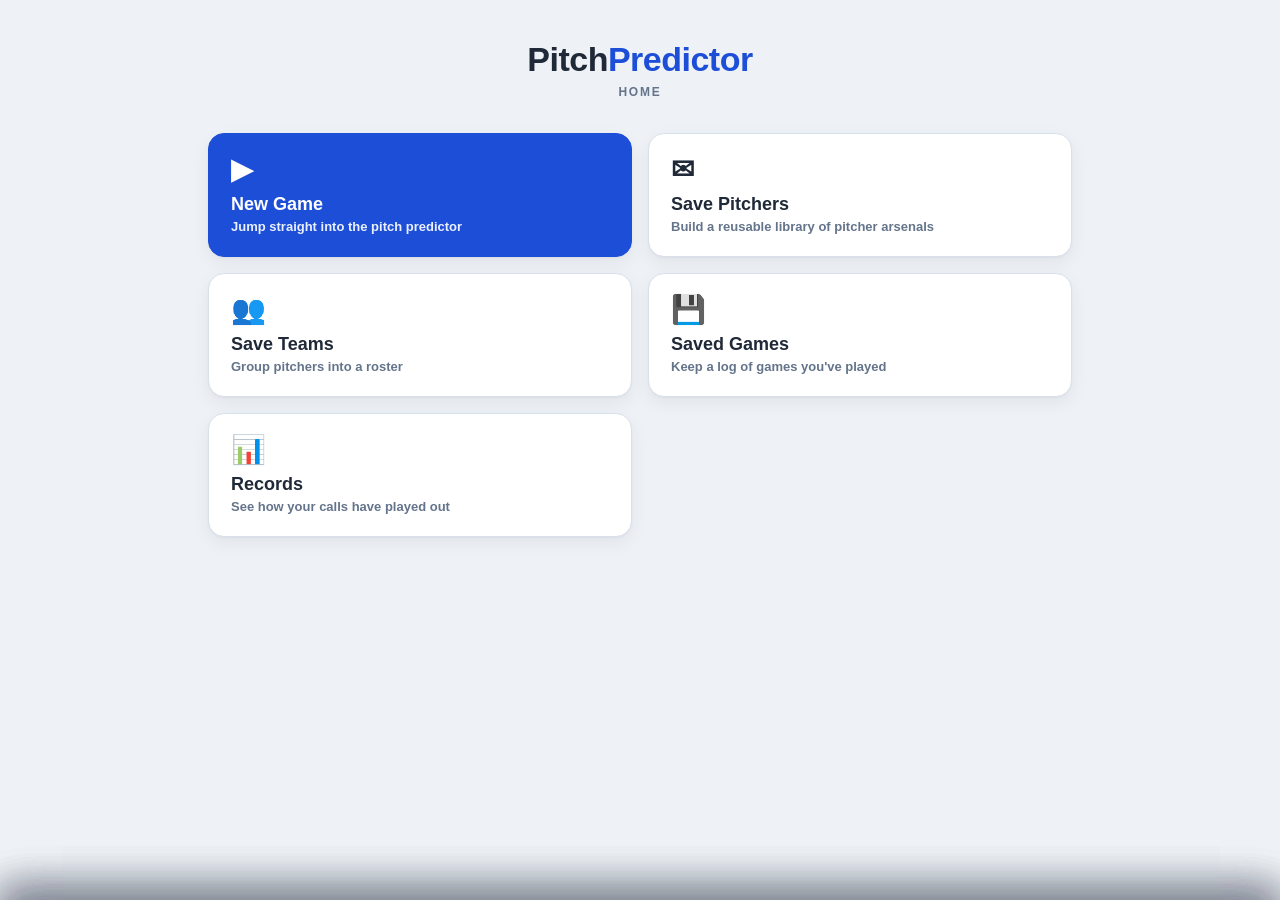
<file: home.html>
<!DOCTYPE html>
<html lang="en">
<head>
<meta charset="utf-8">
<meta name="viewport" content="width=device-width, initial-scale=1, maximum-scale=1, user-scalable=no, viewport-fit=cover">
<meta name="apple-mobile-web-app-capable" content="yes">
<meta name="apple-mobile-web-app-status-bar-style" content="default">
<meta name="theme-color" content="#eef2f6">
<title>Pitch Predictor</title>
<link rel="stylesheet" href="lib.css">
<style>
  .home-wrap { padding-top: 40px; }
  header.bar { display: block; text-align: center; margin-bottom: 34px; }
  .logo { font-size: 34px; font-weight: 800; letter-spacing: -0.5px; color: var(--ink); }
  .logo b { color: var(--accent); }
  .subtitle { color: var(--dim); font-size: 12px; letter-spacing: 1.8px; text-transform: uppercase; font-weight: 700; margin-top: 6px; }

  .tile-grid { display: grid; grid-template-columns: repeat(2, 1fr); gap: 16px; }
  @media (max-width: 640px) { .tile-grid { grid-template-columns: 1fr; } }

  .tile {
    display: block; text-align: left; text-decoration: none; color: inherit;
    background: var(--panel); border: 1px solid var(--line); border-radius: var(--radius);
    padding: 22px; box-shadow: var(--shadow); cursor: pointer;
    font: inherit; width: 100%;
    transition: border-color .14s, transform .06s, box-shadow .14s;
  }
  .tile:hover { border-color: #b8c5d6; }
  .tile:active { transform: scale(.98); }
  .tile.primary { background: var(--accent); border-color: var(--accent); color: var(--accent-ink); }
  .tile .icon { font-size: 28px; line-height: 1; margin-bottom: 10px; display: block; }
  .tile .name { font-size: 18px; font-weight: 800; display: block; }
  .tile .desc { font-size: 13px; font-weight: 600; color: var(--dim); margin-top: 4px; display: block; }
  .tile.primary .desc { color: var(--accent-soft); }

  /* ---- slide-up sheets: layer on top of the home screen, no navigation ---- */
  .sheet {
    position: fixed; inset: 0; z-index: 40; background: var(--bg);
    transform: translateY(100%); transition: transform .3s cubic-bezier(.16,1,.3,1);
    overflow-y: auto; box-shadow: 0 -12px 40px rgba(15,23,42,.18);
    -webkit-overflow-scrolling: touch;
  }
  .sheet.open { transform: translateY(0); }
  .sheet-bar {
    display: flex; align-items: center; gap: 12px; padding: 16px 18px;
    position: sticky; top: 0; background: var(--bg); border-bottom: 1px solid var(--line); z-index: 2;
  }
  .sheet-bar .back {
    background: var(--panel-2); border: 1px solid var(--line); border-radius: 999px;
    padding: 8px 14px; font-size: 13px; font-weight: 800; color: var(--dim); cursor: pointer;
  }
  .sheet-bar .back:hover { color: var(--accent); border-color: var(--accent); }
  .sheet-title { font-size: 17px; font-weight: 800; color: var(--ink); }
  .sheet-body { padding: 18px; max-width: 900px; margin: 0 auto 40px; }

  .avg-table { width: 100%; border-collapse: separate; border-spacing: 0 6px; margin-top: 4px; }
  .avg-table th { font-size: 10px; letter-spacing: 1px; color: var(--dim); text-transform: uppercase; text-align: center; font-weight: 800; padding-bottom: 4px; }
  .avg-table th:first-child { text-align: left; padding-left: 10px; }
  .avg-table td { background: var(--panel-2); border-top: 1px solid var(--line); border-bottom: 1px solid var(--line); text-align: center; padding: 0; }
  .avg-table td:first-child { border-left: 1px solid var(--line); border-radius: 10px 0 0 10px; text-align: left; padding-left: 12px; font-size: 13px; font-weight: 700; }
  .avg-table td:last-child { border-right: 1px solid var(--line); border-radius: 0 10px 10px 0; }
  .avg-table input { width: 100%; background: none; border: none; color: var(--ink); font: inherit; text-align: center; padding: 10px 4px; font-size: 14px; font-weight: 700; }
  .avg-table input:focus { outline: none; background: var(--accent-soft); }
  .avg-table input::placeholder { color: #b8c5d6; }
  .num-row { display: grid; grid-template-columns: 1fr 1fr; gap: 12px; }
  textarea.text { min-height: 70px; resize: vertical; font-family: inherit; }

  .result-tag { font-size: 10px; letter-spacing: .5px; text-transform: uppercase; font-weight: 800;
    padding: 3px 8px; border-radius: 999px; display: inline-block; }
  .result-tag.strike, .result-tag.whiff { background: #fff1f2; color: var(--danger); }
  .result-tag.ball { background: var(--accent-soft); color: var(--accent); }
  .result-tag.foul { background: #fffbeb; color: #b45309; }
  .result-tag.out { background: #fef2f2; color: #7f1d1d; }
  .result-tag.hit, .result-tag.win { background: #ecfdf5; color: var(--good); }
  .result-tag.loss { background: #fff1f2; color: var(--danger); }
  .result-tag.progress { background: var(--accent-soft); color: var(--accent); }
</style>
</head>
<body>

<!-- ============ HOME ============ -->
<div class="wrap home-wrap" id="homeView">
  <header class="bar">
    <div class="logo">Pitch<b>Predictor</b></div>
    <div class="subtitle">Home</div>
  </header>

  <div class="tile-grid">
    <a class="tile primary" href="index.html">
      <span class="icon">&#9654;</span>
      <span class="name">New Game</span>
      <span class="desc">Jump straight into the pitch predictor</span>
    </a>

    <button class="tile" data-open="sheetPitchers">
      <span class="icon">&#9993;</span>
      <span class="name">Save Pitchers</span>
      <span class="desc">Build a reusable library of pitcher arsenals</span>
    </button>

    <button class="tile" data-open="sheetTeams">
      <span class="icon">&#128101;</span>
      <span class="name">Save Teams</span>
      <span class="desc">Group pitchers into a roster</span>
    </button>

    <button class="tile" data-open="sheetGames">
      <span class="icon">&#128190;</span>
      <span class="name">Saved Games</span>
      <span class="desc">Keep a log of games you've played</span>
    </button>

    <button class="tile" data-open="sheetRecords">
      <span class="icon">&#128202;</span>
      <span class="name">Records</span>
      <span class="desc">See how your calls have played out</span>
    </button>
  </div>
</div>

<!-- ============ SAVE PITCHERS ============ -->
<div class="sheet" id="sheetPitchers">
  <div class="sheet-bar"><button class="back" data-close>&larr; Home</button><div class="sheet-title">Save Pitchers</div></div>
  <div class="sheet-body">
    <div class="panel">
      <div class="hint" style="margin-bottom:14px;">A library of pitcher arsenals - a cheat sheet you keep here and read from when you set a pitcher up in a game.</div>

      <div class="field">
        <label for="pit_name">Pitcher name</label>
        <input class="text" type="text" id="pit_name" placeholder="e.g. John Doe" autocomplete="off">
      </div>
      <div class="field">
        <label>Handedness</label>
        <div class="chip-pick" id="pit_hand">
          <button data-hand="L">Left</button>
          <button data-hand="R" class="on">Right</button>
        </div>
      </div>
      <div class="field">
        <label>Mound Distance &middot; ft</label>
        <div class="chip-pick" id="pit_mound">
          <button data-d="46">46</button>
          <button data-d="50">50</button>
          <button data-d="54">54</button>
          <button data-d="60.5" class="on">60.5</button>
        </div>
      </div>
      <div class="field">
        <label>Release Geometry &middot; ft</label>
        <div class="num-row">
          <input class="text" type="number" id="pit_ext" min="3" max="8" step="0.1" value="6.0" placeholder="Extension">
          <input class="text" type="number" id="pit_relh" min="3" max="8" step="0.1" value="6.0" placeholder="Release Height">
        </div>
      </div>
      <div class="field">
        <label>Average Movements</label>
        <table class="avg-table">
          <thead><tr><th>Pitch</th><th>Velo</th><th>Vert</th><th>Horz</th></tr></thead>
          <tbody id="pit_avgBody"></tbody>
        </table>
      </div>
      <div style="display:flex; gap:8px;">
        <button class="btn primary" id="pit_saveBtn">Save Pitcher</button>
        <button class="btn ghost" id="pit_cancelBtn" hidden>Cancel Edit</button>
      </div>
    </div>
    <div id="pit_list" style="margin-top:14px;"></div>
  </div>
</div>

<!-- ============ SAVE TEAMS ============ -->
<div class="sheet" id="sheetTeams">
  <div class="sheet-bar"><button class="back" data-close>&larr; Home</button><div class="sheet-title">Save Teams</div></div>
  <div class="sheet-body">
    <div class="panel">
      <div class="field">
        <label for="team_name">Team name</label>
        <input class="text" type="text" id="team_name" placeholder="e.g. Eastside Little League" autocomplete="off">
      </div>
      <div class="field">
        <label>Pitchers on this team</label>
        <div class="chip-pick" id="team_picker"></div>
      </div>
      <button class="btn primary" id="team_create">Create Team</button>
    </div>
    <div id="team_list" style="margin-top:14px;"></div>
  </div>
</div>

<!-- ============ SAVED GAMES ============ -->
<div class="sheet" id="sheetGames">
  <div class="sheet-bar"><button class="back" data-close>&larr; Home</button><div class="sheet-title">Saved Games</div></div>
  <div class="sheet-body">
    <div class="panel">
      <div class="hint" style="margin-bottom:14px;">A log of games you've played - who you pitched, who you faced, how it went.</div>
      <div class="field">
        <label for="game_label">Label</label>
        <input class="text" type="text" id="game_label" placeholder="e.g. vs Eastside, Sat 10am" autocomplete="off">
      </div>
      <div class="field">
        <label for="game_pitcher">Pitcher</label>
        <input class="text" type="text" id="game_pitcher" placeholder="Pitcher name" autocomplete="off" list="game_pitcherNames">
        <datalist id="game_pitcherNames"></datalist>
      </div>
      <div class="field">
        <label for="game_opponent">Opponent</label>
        <input class="text" type="text" id="game_opponent" placeholder="Team or batter faced" autocomplete="off">
      </div>
      <div class="field">
        <label>Result</label>
        <div class="chip-pick" id="game_result">
          <button data-r="progress" class="on">In Progress</button>
          <button data-r="win">Win</button>
          <button data-r="loss">Loss</button>
        </div>
      </div>
      <div class="field">
        <label for="game_notes">Notes</label>
        <textarea class="text" id="game_notes" placeholder="What worked, what to remember for next time..."></textarea>
      </div>
      <div style="display:flex; gap:8px;">
        <button class="btn primary" id="game_saveBtn">Save Game</button>
        <button class="btn ghost" id="game_cancelBtn" hidden>Cancel Edit</button>
      </div>
    </div>
    <div id="game_list" style="margin-top:14px;"></div>
  </div>
</div>

<!-- ============ RECORDS ============ -->
<div class="sheet" id="sheetRecords">
  <div class="sheet-bar">
    <button class="back" data-close>&larr; Home</button>
    <div class="sheet-title">Records</div>
    <button class="btn warn" id="rec_clearBtn" style="margin-left:auto;">Clear Records</button>
  </div>
  <div class="sheet-body">
    <div class="panel">
      <div class="hint" style="margin-bottom:14px;">Log a pitch result by hand to build up your records over time.</div>
      <div class="field">
        <label for="rec_pitcher">Pitcher</label>
        <input class="text" type="text" id="rec_pitcher" placeholder="Pitcher name" autocomplete="off" list="rec_pitcherNames">
        <datalist id="rec_pitcherNames"></datalist>
      </div>
      <div class="field">
        <label for="rec_batter">Batter</label>
        <input class="text" type="text" id="rec_batter" placeholder="Batter faced" autocomplete="off">
      </div>
      <div class="field">
        <label>Pitch Type</label>
        <div class="chip-pick" id="rec_pitchType"></div>
      </div>
      <div class="field">
        <label>Result</label>
        <div class="chip-pick" id="rec_result">
          <button data-r="strike">Strike</button>
          <button data-r="ball">Ball</button>
          <button data-r="foul">Foul</button>
          <button data-r="whiff">Whiff</button>
          <button data-r="out">Out</button>
          <button data-r="hit">Hit</button>
        </div>
      </div>
      <button class="btn primary" id="rec_addBtn">Add Pitch</button>
    </div>
    <div id="rec_body" style="margin-top:14px;"></div>
  </div>
</div>

<script src="store.js"></script>
<script>
"use strict";
const PITCH_TYPES = ["4 Seam", "Sinker", "Cutter", "Gyro", "Sweeper", "Curve", "Split", "Change"];

function formatDate(ts) {
  if (!ts) return "";
  const d = new Date(ts);
  return d.toLocaleDateString(undefined, { month: "short", day: "numeric" }) + " " +
    d.toLocaleTimeString(undefined, { hour: "numeric", minute: "2-digit" });
}
function parseField(str) {
  const s = String(str).trim().replace(/^\+/, "");
  if (s === "" || s === "-") return null;
  const n = Number(s);
  return Number.isFinite(n) ? n : null;
}
function formatField(v, field) {
  if (v == null) return "";
  if (field === "velo") return String(v);
  return (v > 0 ? "+" : "") + v;
}

/* ---------------- sheet navigation: layer on top, no page loads ---------------- */
document.querySelectorAll("[data-open]").forEach(btn => {
  btn.addEventListener("click", () => {
    document.getElementById(btn.dataset.open).classList.add("open");
    document.body.style.overflow = "hidden";
  });
});
document.querySelectorAll(".sheet [data-close]").forEach(btn => {
  btn.addEventListener("click", () => {
    btn.closest(".sheet").classList.remove("open");
    document.body.style.overflow = "";
  });
});
document.addEventListener("keydown", e => {
  if (e.key !== "Escape") return;
  document.querySelectorAll(".sheet.open").forEach(s => s.classList.remove("open"));
  document.body.style.overflow = "";
});

/* ================= SAVE PITCHERS ================= */
(function () {
  const nameInput = document.getElementById("pit_name");
  const handSeg = document.getElementById("pit_hand");
  const moundSeg = document.getElementById("pit_mound");
  const extInput = document.getElementById("pit_ext");
  const relHInput = document.getElementById("pit_relh");
  const avgBody = document.getElementById("pit_avgBody");
  const saveBtn = document.getElementById("pit_saveBtn");
  const cancelBtn = document.getElementById("pit_cancelBtn");
  const listEl = document.getElementById("pit_list");

  let editingId = null;
  let averages = {};
  PITCH_TYPES.forEach(p => { averages[p] = { velo: null, vert: null, horz: null }; });

  function buildTable() {
    avgBody.innerHTML = "";
    PITCH_TYPES.forEach(p => {
      const tr = document.createElement("tr");
      const nameTd = document.createElement("td");
      nameTd.textContent = p;
      tr.appendChild(nameTd);
      ["velo", "vert", "horz"].forEach(field => {
        const td = document.createElement("td");
        const input = document.createElement("input");
        input.type = "text";
        input.inputMode = "numbers-and-punctuation";
        input.placeholder = "—";
        input.value = formatField(averages[p][field], field);
        input.addEventListener("input", () => { averages[p][field] = parseField(input.value); });
        input.addEventListener("blur", () => { input.value = formatField(averages[p][field], field); });
        td.appendChild(input);
        tr.appendChild(td);
      });
      avgBody.appendChild(tr);
    });
  }
  buildTable();

  handSeg.addEventListener("click", e => {
    const b = e.target.closest("button");
    if (!b) return;
    [...handSeg.children].forEach(x => x.classList.toggle("on", x === b));
  });
  moundSeg.addEventListener("click", e => {
    const b = e.target.closest("button");
    if (!b) return;
    [...moundSeg.children].forEach(x => x.classList.toggle("on", x === b));
  });

  function resetForm() {
    editingId = null;
    nameInput.value = "";
    [...handSeg.children].forEach(x => x.classList.toggle("on", x.dataset.hand === "R"));
    [...moundSeg.children].forEach(x => x.classList.toggle("on", x.dataset.d === "60.5"));
    extInput.value = "6.0";
    relHInput.value = "6.0";
    averages = {};
    PITCH_TYPES.forEach(p => { averages[p] = { velo: null, vert: null, horz: null }; });
    buildTable();
    saveBtn.textContent = "Save Pitcher";
    cancelBtn.hidden = true;
  }

  function startEdit(p) {
    editingId = p.id;
    nameInput.value = p.name;
    [...handSeg.children].forEach(x => x.classList.toggle("on", x.dataset.hand === p.hand));
    [...moundSeg.children].forEach(x => x.classList.toggle("on", Number(x.dataset.d) === p.mound));
    extInput.value = p.ext;
    relHInput.value = p.relH;
    averages = {};
    PITCH_TYPES.forEach(t => { averages[t] = p.averages && p.averages[t] ? Object.assign({}, p.averages[t]) : { velo: null, vert: null, horz: null }; });
    buildTable();
    saveBtn.textContent = "Update Pitcher";
    cancelBtn.hidden = false;
    nameInput.focus();
  }
  cancelBtn.addEventListener("click", resetForm);

  saveBtn.addEventListener("click", () => {
    const name = nameInput.value.trim();
    if (!name) { nameInput.focus(); return; }
    const hand = handSeg.querySelector("button.on").dataset.hand;
    const mound = Number(moundSeg.querySelector("button.on").dataset.d);
    const ext = Number(extInput.value) || 6.0;
    const relH = Number(relHInput.value) || 6.0;
    Store.pitchers.save({
      id: editingId || Store.uid(),
      name, hand, mound, ext, relH,
      averages: JSON.parse(JSON.stringify(averages)),
      savedAt: Date.now()
    });
    resetForm();
    render();
    window.PitchersUI.refreshPickers();
  });

  function render() {
    const pitchers = Store.pitchers.list();
    if (!pitchers.length) {
      listEl.innerHTML = '<div class="empty">No saved pitchers yet - use the form above to add one.</div>';
      return;
    }
    listEl.innerHTML = "";
    pitchers.forEach(p => {
      const n = PITCH_TYPES.filter(t => p.averages && p.averages[t] && p.averages[t].velo != null).length;
      const card = document.createElement("div");
      card.className = "card";
      card.innerHTML =
        '<div class="info"><div class="name"></div><div class="meta"></div></div>' +
        '<div class="actions">' +
          '<button class="btn" data-edit="' + p.id + '">Edit</button>' +
          '<button class="btn warn" data-del="' + p.id + '">Delete</button>' +
        '</div>';
      card.querySelector(".name").textContent = p.name || "Unnamed Pitcher";
      card.querySelector(".meta").textContent =
        (p.hand === "L" ? "Left-handed" : "Right-handed") + " · " +
        n + (n === 1 ? " pitch set" : " pitches set") + " · " +
        "Mound " + p.mound + " ft" +
        (p.savedAt ? " · saved " + formatDate(p.savedAt) : "");
      listEl.appendChild(card);
    });
    listEl.querySelectorAll("[data-edit]").forEach(btn => {
      btn.addEventListener("click", () => {
        const p = Store.pitchers.get(btn.dataset.edit);
        if (p) startEdit(p);
      });
    });
    listEl.querySelectorAll("[data-del]").forEach(btn => {
      btn.addEventListener("click", () => {
        Store.pitchers.remove(btn.dataset.del);
        if (editingId === btn.dataset.del) resetForm();
        render();
        window.PitchersUI.refreshPickers();
      });
    });
  }
  render();
  window.PitchersUI = { render, refreshPickers: () => {} }; // wired for real once Teams/Games/Records exist, below
})();

/* ================= SAVE TEAMS ================= */
(function () {
  const nameInput = document.getElementById("team_name");
  const pickerEl = document.getElementById("team_picker");
  const listEl = document.getElementById("team_list");
  const selected = new Set();

  function renderPicker() {
    const pitchers = Store.pitchers.list();
    if (!pitchers.length) {
      pickerEl.innerHTML = '<div class="hint">No saved pitchers yet - add one in Save Pitchers first, then come back to build a team.</div>';
      return;
    }
    pickerEl.innerHTML = "";
    pitchers.forEach(p => {
      const btn = document.createElement("button");
      btn.textContent = p.name || "Unnamed Pitcher";
      btn.dataset.id = p.id;
      btn.classList.toggle("on", selected.has(p.id));
      btn.addEventListener("click", () => {
        if (selected.has(p.id)) selected.delete(p.id); else selected.add(p.id);
        btn.classList.toggle("on", selected.has(p.id));
      });
      pickerEl.appendChild(btn);
    });
  }

  document.getElementById("team_create").addEventListener("click", () => {
    const name = nameInput.value.trim();
    if (!name) { nameInput.focus(); return; }
    Store.teams.save({ id: Store.uid(), name, pitcherIds: [...selected], savedAt: Date.now() });
    nameInput.value = "";
    selected.clear();
    renderPicker();
    renderTeams();
  });

  function renderTeams() {
    const teams = Store.teams.list();
    const pitchersById = {};
    Store.pitchers.list().forEach(p => { pitchersById[p.id] = p; });

    if (!teams.length) {
      listEl.innerHTML = '<div class="empty">No saved teams yet.</div>';
      return;
    }
    listEl.innerHTML = "";
    teams.forEach(team => {
      const card = document.createElement("div");
      card.className = "panel";
      const roster = (team.pitcherIds || []).map(id => pitchersById[id]).filter(Boolean);
      const rosterHtml = roster.length
        ? roster.map(p => '<span class="btn ghost">' + (p.name || "Unnamed Pitcher") +
            ' <span class="hint">(' + (p.hand === "L" ? "L" : "R") + 'HP)</span></span>').join(" ")
        : '<span class="hint">No pitchers on this team yet.</span>';
      card.innerHTML =
        '<div style="display:flex; align-items:center; gap:10px; margin-bottom:10px;">' +
          '<div class="name" style="font-size:16px; font-weight:800;"></div>' +
          '<div class="hint" style="margin-left:auto;"></div>' +
          '<button class="btn warn" data-del="' + team.id + '">Delete</button>' +
        '</div>' +
        '<div class="chip-pick">' + rosterHtml + '</div>';
      card.querySelector(".name").textContent = team.name;
      card.querySelector(".hint").textContent = roster.length + (roster.length === 1 ? " pitcher" : " pitchers") +
        (team.savedAt ? " · saved " + formatDate(team.savedAt) : "");
      listEl.appendChild(card);
    });
    listEl.querySelectorAll("[data-del]").forEach(btn => {
      btn.addEventListener("click", () => {
        Store.teams.remove(btn.dataset.del);
        renderTeams();
      });
    });
  }

  renderPicker();
  renderTeams();
  window.TeamsUI = { renderPicker, renderTeams };
})();

/* ================= SAVED GAMES ================= */
(function () {
  const labelInput = document.getElementById("game_label");
  const pitcherInput = document.getElementById("game_pitcher");
  const opponentInput = document.getElementById("game_opponent");
  const resultSeg = document.getElementById("game_result");
  const notesInput = document.getElementById("game_notes");
  const saveBtn = document.getElementById("game_saveBtn");
  const cancelBtn = document.getElementById("game_cancelBtn");
  const listEl = document.getElementById("game_list");
  const pitcherNamesEl = document.getElementById("game_pitcherNames");
  const RESULT_LABEL = { win: "Win", loss: "Loss", progress: "In Progress" };

  let editingId = null;

  function refreshPitcherNames() {
    pitcherNamesEl.innerHTML = Store.pitchers.list().map(p => '<option value="' + p.name + '">').join("");
  }
  refreshPitcherNames();

  resultSeg.addEventListener("click", e => {
    const b = e.target.closest("button");
    if (!b) return;
    [...resultSeg.children].forEach(x => x.classList.toggle("on", x === b));
  });

  function resetForm() {
    editingId = null;
    labelInput.value = "";
    pitcherInput.value = "";
    opponentInput.value = "";
    notesInput.value = "";
    [...resultSeg.children].forEach(x => x.classList.toggle("on", x.dataset.r === "progress"));
    saveBtn.textContent = "Save Game";
    cancelBtn.hidden = true;
  }

  function startEdit(g) {
    editingId = g.id;
    labelInput.value = g.label || "";
    pitcherInput.value = g.pitcher || "";
    opponentInput.value = g.opponent || "";
    notesInput.value = g.notes || "";
    [...resultSeg.children].forEach(x => x.classList.toggle("on", x.dataset.r === (g.result || "progress")));
    saveBtn.textContent = "Update Game";
    cancelBtn.hidden = false;
    labelInput.focus();
  }
  cancelBtn.addEventListener("click", resetForm);

  saveBtn.addEventListener("click", () => {
    const label = labelInput.value.trim();
    if (!label) { labelInput.focus(); return; }
    Store.games.save({
      id: editingId || Store.uid(),
      label,
      pitcher: pitcherInput.value.trim(),
      opponent: opponentInput.value.trim(),
      result: resultSeg.querySelector("button.on").dataset.r,
      notes: notesInput.value.trim(),
      savedAt: Date.now()
    });
    resetForm();
    render();
  });

  function render() {
    const games = Store.games.list();
    if (!games.length) {
      listEl.innerHTML = '<div class="empty">No saved games yet - use the form above to log one.</div>';
      return;
    }
    listEl.innerHTML = "";
    games.forEach(g => {
      const card = document.createElement("div");
      card.className = "card";
      card.innerHTML =
        '<div class="info"><div class="name"></div><div class="meta"></div></div>' +
        '<div class="actions">' +
          '<button class="btn" data-edit="' + g.id + '">Edit</button>' +
          '<button class="btn warn" data-del="' + g.id + '">Delete</button>' +
        '</div>';
      card.querySelector(".name").innerHTML = (g.label || "Untitled Game") +
        ' <span class="result-tag ' + (g.result || "progress") + '">' + RESULT_LABEL[g.result || "progress"] + '</span>';
      const bits = [];
      if (g.pitcher) bits.push("Pitcher: " + g.pitcher);
      if (g.opponent) bits.push("vs " + g.opponent);
      bits.push("saved " + formatDate(g.savedAt));
      card.querySelector(".meta").textContent = bits.join(" · ") + (g.notes ? " · \"" + g.notes.slice(0, 60) + (g.notes.length > 60 ? "..." : "") + "\"" : "");
      listEl.appendChild(card);
    });
    listEl.querySelectorAll("[data-edit]").forEach(btn => {
      btn.addEventListener("click", () => {
        const g = Store.games.get(btn.dataset.edit);
        if (g) startEdit(g);
      });
    });
    listEl.querySelectorAll("[data-del]").forEach(btn => {
      btn.addEventListener("click", () => {
        Store.games.remove(btn.dataset.del);
        if (editingId === btn.dataset.del) resetForm();
        render();
      });
    });
  }
  render();
  window.GamesUI = { render, refreshPitcherNames };
})();

/* ================= RECORDS ================= */
(function () {
  const bodyEl = document.getElementById("rec_body");
  const pitcherInput = document.getElementById("rec_pitcher");
  const batterInput = document.getElementById("rec_batter");
  const pitchTypeSeg = document.getElementById("rec_pitchType");
  const resultSeg = document.getElementById("rec_result");
  const addBtn = document.getElementById("rec_addBtn");
  const pitcherNamesEl = document.getElementById("rec_pitcherNames");

  function refreshPitcherNames() {
    pitcherNamesEl.innerHTML = Store.pitchers.list().map(p => '<option value="' + p.name + '">').join("");
  }
  refreshPitcherNames();

  PITCH_TYPES.forEach((t, i) => {
    const btn = document.createElement("button");
    btn.textContent = t;
    btn.dataset.t = t;
    if (i === 0) btn.classList.add("on");
    pitchTypeSeg.appendChild(btn);
  });
  pitchTypeSeg.addEventListener("click", e => {
    const b = e.target.closest("button");
    if (!b) return;
    [...pitchTypeSeg.children].forEach(x => x.classList.toggle("on", x === b));
  });
  let selectedResult = null;
  resultSeg.addEventListener("click", e => {
    const b = e.target.closest("button");
    if (!b) return;
    selectedResult = b.dataset.r;
    [...resultSeg.children].forEach(x => x.classList.toggle("on", x === b));
  });

  addBtn.addEventListener("click", () => {
    if (!selectedResult) { resultSeg.querySelector("button").focus(); return; }
    Store.records.save({
      id: Store.uid(),
      ts: Date.now(),
      pitcherName: pitcherInput.value.trim() || "Unnamed Pitcher",
      batterName: batterInput.value.trim() || "Unknown",
      pitchType: pitchTypeSeg.querySelector("button.on").dataset.t,
      intent: null,
      locationName: null,
      result: selectedResult
    });
    batterInput.value = "";
    selectedResult = null;
    [...resultSeg.children].forEach(x => x.classList.remove("on"));
    render();
  });

  function render() {
    const records = Store.records.list();
    if (!records.length) {
      bodyEl.innerHTML = '<div class="panel"><div class="hint">No pitches logged yet - use the form above to add one.</div></div>';
      return;
    }
    const swingResults = ["whiff", "foul", "out", "hit"];
    const swings = records.filter(r => swingResults.includes(r.result)).length;
    const whiffs = records.filter(r => r.result === "whiff").length;
    const outs = records.filter(r => r.result === "out").length;
    const hits = records.filter(r => r.result === "hit").length;

    const stats = [
      { num: records.length, lbl: "Pitches Logged" },
      { num: swings ? Math.round(whiffs / swings * 100) + "%" : "-", lbl: "Whiff Rate" },
      { num: outs, lbl: "Outs" },
      { num: hits, lbl: "Hits Allowed" }
    ];

    const byType = {};
    records.forEach(r => {
      const t = r.pitchType || "Unknown";
      if (!byType[t]) byType[t] = { thrown: 0, strike: 0, ball: 0, foul: 0, whiff: 0, out: 0, hit: 0 };
      byType[t].thrown++;
      if (byType[t][r.result] != null) byType[t][r.result]++;
    });
    const typeRows = Object.keys(byType).sort((a, b) => byType[b].thrown - byType[a].thrown).map(t => {
      const c = byType[t];
      return "<tr><td>" + t + "</td><td>" + c.thrown + "</td><td>" + c.strike + "</td><td>" + c.ball + "</td>" +
        "<td>" + c.foul + "</td><td>" + c.whiff + "</td><td>" + c.out + "</td><td>" + c.hit + "</td></tr>";
    }).join("");

    const recentRows = records.slice(0, 50).map(r => {
      return "<tr><td>" + formatDate(r.ts) + "</td><td>" + (r.pitcherName || "-") + "</td>" +
        "<td>" + (r.batterName || "-") + "</td><td>" + (r.pitchType || "-") + "</td>" +
        '<td><span class="result-tag ' + r.result + '">' + r.result + "</span></td>" +
        '<td><button class="btn warn" data-del="' + r.id + '" style="padding:6px 10px; font-size:11px;">Delete</button></td></tr>';
    }).join("");

    bodyEl.innerHTML =
      '<div class="stat-row">' + stats.map(s => '<div class="stat"><div class="num">' + s.num + '</div><div class="lbl">' + s.lbl + '</div></div>').join("") + '</div>' +
      '<div class="panel">' +
        '<div style="font-size:12px; letter-spacing:1px; text-transform:uppercase; font-weight:800; color:var(--dim); margin-bottom:10px;">By Pitch Type</div>' +
        '<div style="overflow-x:auto;"><table class="recs"><thead><tr><th>Pitch</th><th>Thrown</th><th>Strike</th><th>Ball</th><th>Foul</th><th>Whiff</th><th>Out</th><th>Hit</th></tr></thead>' +
        '<tbody>' + typeRows + '</tbody></table></div>' +
      '</div>' +
      '<div class="panel" style="margin-top:12px;">' +
        '<div style="font-size:12px; letter-spacing:1px; text-transform:uppercase; font-weight:800; color:var(--dim); margin-bottom:10px;">Recent Pitches</div>' +
        '<div style="overflow-x:auto;"><table class="recs"><thead><tr><th>When</th><th>Pitcher</th><th>Batter</th><th>Pitch</th><th>Result</th><th></th></tr></thead>' +
        '<tbody>' + recentRows + '</tbody></table></div>' +
      '</div>';

    bodyEl.querySelectorAll("[data-del]").forEach(btn => {
      btn.addEventListener("click", () => {
        Store.records.remove(btn.dataset.del);
        render();
      });
    });
  }

  document.getElementById("rec_clearBtn").addEventListener("click", () => {
    Store.records.clear();
    render();
  });

  render();
  window.RecordsUI = { render, refreshPitcherNames };
})();

/* wire cross-module refreshes now that Teams/Games/Records exist */
window.PitchersUI.refreshPickers = () => {
  window.TeamsUI.renderPicker();
  window.GamesUI.refreshPitcherNames();
  window.RecordsUI.refreshPitcherNames();
};
</script>
</body>
</html>
</file>
<file: lib.css>
:root {
  --bg: #eef2f6;
  --panel: #ffffff;
  --panel-2: #f1f5f9;
  --line: #d8e0ea;
  --ink: #1f2937;
  --dim: #64748b;
  --accent: #1d4ed8;
  --accent-ink: #ffffff;
  --accent-soft: #eaf0ff;
  --danger: #dc2626;
  --good: #16a34a;
  --radius: 16px;
  --shadow: 0 1px 2px rgba(15,23,42,.04), 0 6px 18px rgba(15,23,42,.06);
}
* { box-sizing: border-box; -webkit-tap-highlight-color: transparent; }
html, body {
  margin: 0; padding: 0; background: var(--bg); color: var(--ink);
  font-family: ui-rounded, "SF Pro Rounded", -apple-system, BlinkMacSystemFont, "Segoe UI", sans-serif;
  font-weight: 600;
  overscroll-behavior: none;
}
body { padding: env(safe-area-inset-top) env(safe-area-inset-right) env(safe-area-inset-bottom) env(safe-area-inset-left); }

.wrap { max-width: 900px; margin: 0 auto; padding: 24px 18px 40px; }

.bar { display: flex; align-items: center; gap: 14px; margin-bottom: 22px; }
.back { color: var(--dim); text-decoration: none; font-weight: 800; font-size: 13px; display: flex; align-items: center; gap: 4px; }
.back:hover { color: var(--accent); }
.title { font-size: 24px; font-weight: 800; letter-spacing: -0.3px; color: var(--ink); margin-left: 4px; }
.title b { color: var(--accent); }
.bar-actions { margin-left: auto; display: flex; gap: 10px; }

button, .btn {
  font: inherit; color: var(--ink); background: var(--panel-2);
  border: 1px solid var(--line); border-radius: 12px;
  padding: 11px 16px; cursor: pointer; transition: background .14s, border-color .14s, transform .06s;
  font-weight: 700; text-decoration: none; display: inline-flex; align-items: center; gap: 6px;
}
button:active, .btn:active { transform: scale(.97); }
button:hover, .btn:hover { border-color: #b8c5d6; }
.btn.primary { background: var(--accent); color: var(--accent-ink); border-color: var(--accent); }
.btn.warn { color: var(--danger); border-color: #f3c9c5; background: #fdf2f2; }
.btn.good { background: var(--good); color: #fff; border-color: var(--good); }
.btn.ghost { background: transparent; }

.panel { background: var(--panel); border: 1px solid var(--line); border-radius: var(--radius); padding: 16px; box-shadow: var(--shadow); }
.panel + .panel { margin-top: 12px; }

.hint { color: var(--dim); font-size: 12px; font-weight: 600; line-height: 1.6; }
.hint b { color: var(--ink); }

.empty { color: var(--dim); font-size: 13px; padding: 28px 20px; text-align: center; border: 1px dashed var(--line); border-radius: 12px; background: var(--panel-2); }

.card { display: flex; align-items: center; gap: 12px; background: var(--panel); border: 1px solid var(--line); border-radius: var(--radius); padding: 14px 16px; box-shadow: var(--shadow); }
.card + .card { margin-top: 10px; }
.card .info { flex: 1; min-width: 0; }
.card .name { font-size: 16px; font-weight: 800; color: var(--ink); }
.card .meta { font-size: 12px; font-weight: 600; color: var(--dim); margin-top: 3px; }
.card .actions { display: flex; gap: 8px; flex: 0 0 auto; }

.field { margin-bottom: 14px; }
.field > label { display: block; font-size: 10px; letter-spacing: 1.2px; text-transform: uppercase; color: var(--dim); font-weight: 800; margin-bottom: 6px; }
input.text, textarea.text {
  width: 100%; padding: 12px 14px; border: 1px solid var(--line); border-radius: 12px;
  background: var(--panel-2); font: inherit; font-weight: 700; color: var(--ink);
}
input.text:focus, textarea.text:focus { outline: none; border-color: var(--accent); background: #fff; }

.chip-pick { display: flex; flex-wrap: wrap; gap: 8px; }
.chip-pick button { padding: 9px 14px; font-size: 13px; }
.chip-pick button.on { background: var(--accent); color: var(--accent-ink); border-color: var(--accent); }

table.recs { width: 100%; border-collapse: separate; border-spacing: 0 6px; }
table.recs th { font-size: 10px; letter-spacing: 1px; color: var(--dim); text-transform: uppercase; text-align: left; font-weight: 800; padding: 0 10px 4px; }
table.recs td { background: var(--panel-2); border-top: 1px solid var(--line); border-bottom: 1px solid var(--line); padding: 10px; font-size: 13px; font-weight: 700; }
table.recs td:first-child { border-left: 1px solid var(--line); border-radius: 10px 0 0 10px; }
table.recs td:last-child { border-right: 1px solid var(--line); border-radius: 0 10px 10px 0; }

.stat-row { display: grid; grid-template-columns: repeat(auto-fit, minmax(120px, 1fr)); gap: 10px; margin-bottom: 16px; }
.stat { background: var(--panel); border: 1px solid var(--line); border-radius: 12px; padding: 14px; text-align: center; box-shadow: var(--shadow); }
.stat .num { font-size: 26px; font-weight: 800; color: var(--accent); line-height: 1; }
.stat .lbl { font-size: 10px; letter-spacing: 1px; text-transform: uppercase; color: var(--dim); font-weight: 800; margin-top: 6px; }

@media (max-width: 640px) {
  .card { flex-wrap: wrap; }
  .card .actions { width: 100%; }
}
</file>
